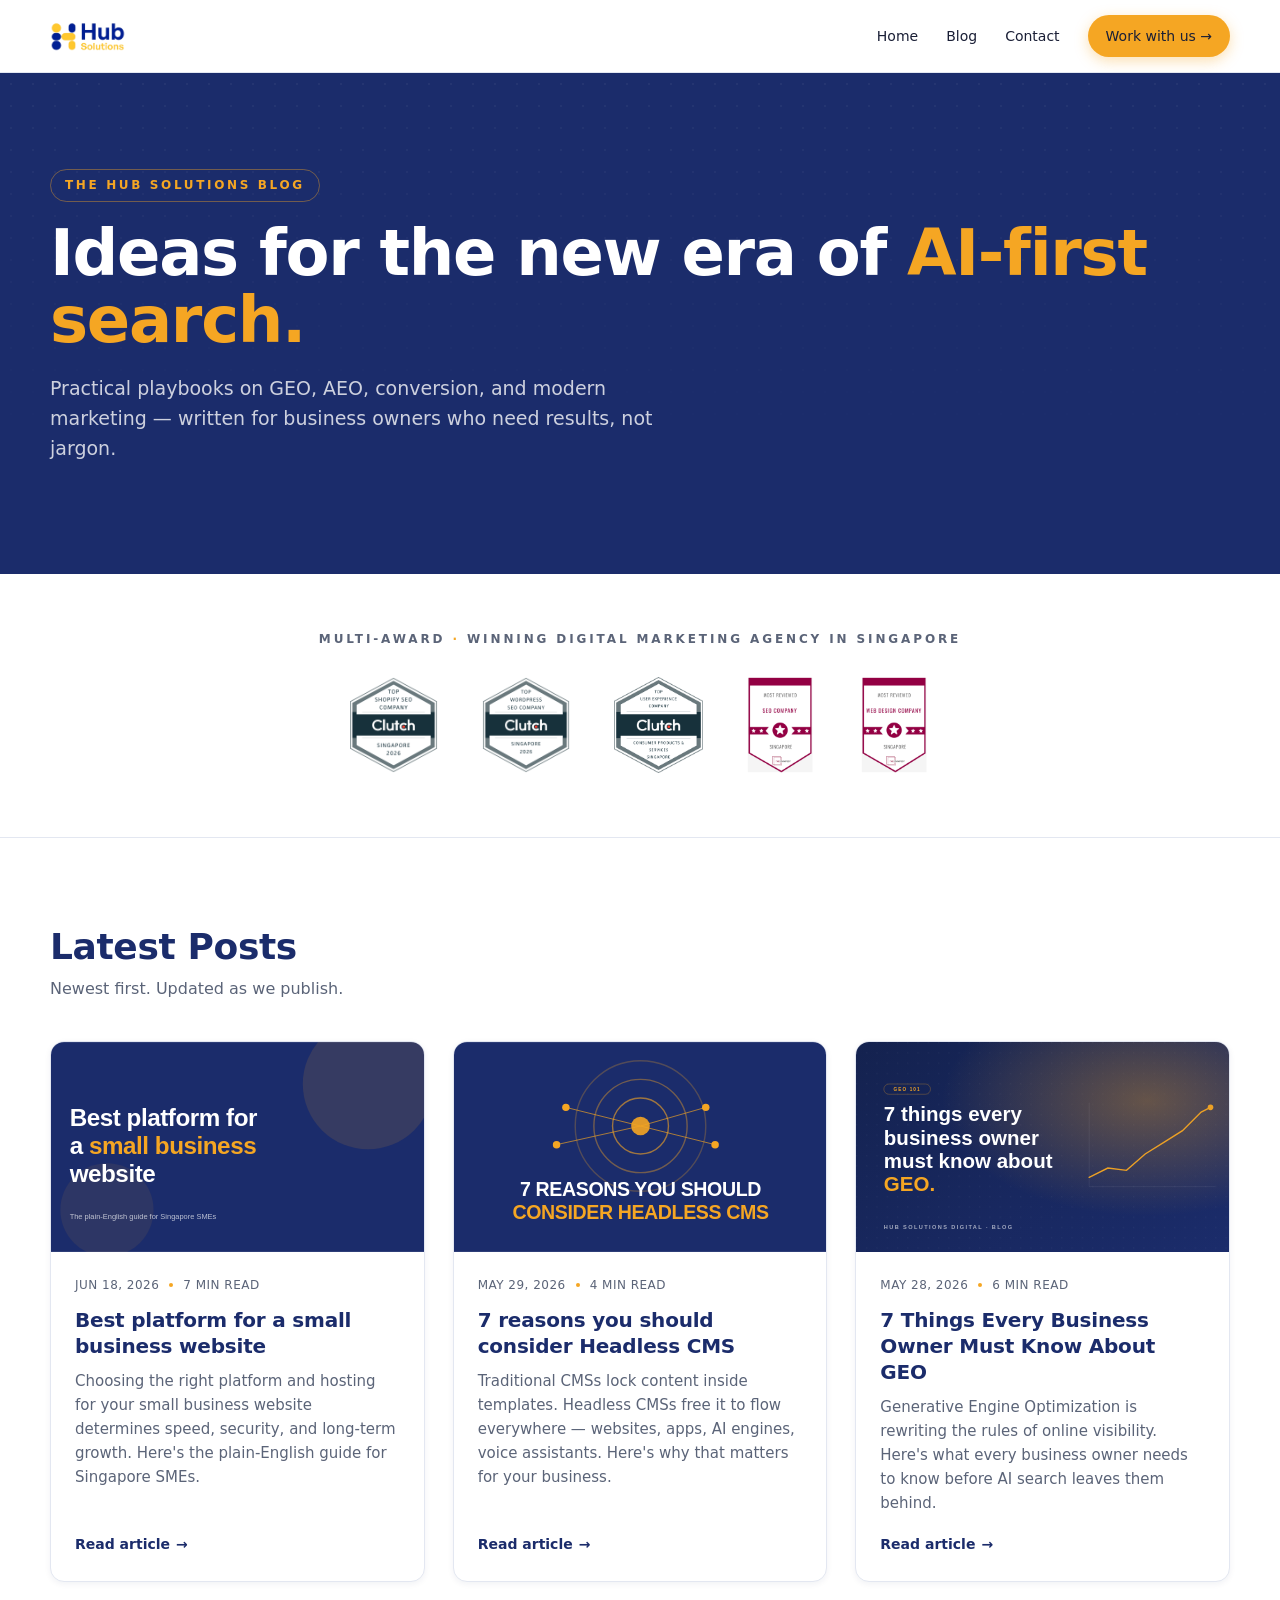
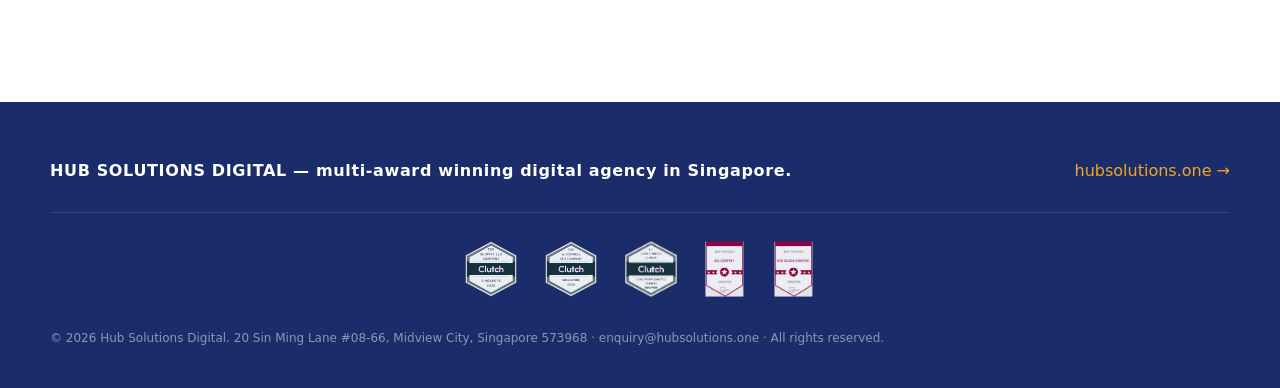
<file: index.html>
<!DOCTYPE html>
<html lang="en">
<head>
  <meta charset="UTF-8" />
  <meta name="viewport" content="width=device-width, initial-scale=1.0" />
  <title>Hub Solutions Digital — Blog</title>
  <meta name="description" content="Practical insights on GEO, AEO, AI search, and modern digital marketing — from the team at Hub Solutions Digital." />
  <link rel="canonical" href="https://hubsolutions.one/blog/" />

  <!-- Open Graph -->
  <meta property="og:type" content="website" />
  <meta property="og:title" content="Hub Solutions Digital — Blog" />
  <meta property="og:description" content="Practical insights on GEO, AEO, AI search, and modern digital marketing." />
  <meta property="og:url" content="https://hubsolutions.one/blog/" />
  <meta property="og:image" content="https://hubsolutions.one/blog/images/geo-thumb.svg" />
  <meta name="twitter:card" content="summary_large_image" />

  <link rel="preconnect" href="https://api.fontshare.com" crossorigin />
  <link rel="stylesheet" href="https://api.fontshare.com/v2/css?f[]=general-sans@400,500,600,700&display=swap" />
  <link rel="stylesheet" href="styles.css" />
</head>
<body>

  <!-- Header -->
  <header class="site-header">
    <div class="container row">
      <a href="index.html" class="wordmark">
        <img src="images/logo.png" alt="Hub Solutions Digital — multi-award winning digital agency Singapore" class="logo-img" />
      </a>
      <nav class="nav">
        <a href="https://hubsolutions.one">Home</a>
        <a href="index.html">Blog</a>
        <a href="contact.html">Contact</a>
        <a class="btn-amber" href="contact.html">Work with us →</a>
      </nav>
    </div>
  </header>

  <!-- Hero -->
  <section class="home-hero">
    <div class="container">
      <span class="eyebrow fade-up">The Hub Solutions Blog</span>
      <h1 class="fade-up d1">Ideas for the new era of <span class="hl">AI-first search.</span></h1>
      <p class="fade-up d2">Practical playbooks on GEO, AEO, conversion, and modern marketing — written for business owners who need results, not jargon.</p>
    </div>
  </section>

  <!-- Awards strip -->
  <section class="awards-strip">
    <div class="container">
      <div class="label">Multi-award <span>·</span> winning digital marketing agency in Singapore</div>
      <div class="awards-grid">
        <img src="images/award-clutch-shopify-seo.png" alt="Top Clutch Shopify SEO Company Singapore" loading="lazy" />
        <img src="images/award-clutch-wordpress-seo.png" alt="Top Clutch WordPress SEO Company Singapore" loading="lazy" />
        <img src="images/award-clutch-ux.png" alt="Top Clutch User Experience Company Singapore" loading="lazy" />
        <img src="images/award-manifest-seo.png" alt="The Manifest Most Reviewed SEO Company Singapore" loading="lazy" />
        <img src="images/award-web-design.png" alt="Top Web Design Company Singapore 2025" loading="lazy" />
      </div>
    </div>
  </section>

  <!-- Posts -->
  <section class="posts-section">
    <div class="container">
      <div class="posts-head fade-up">
        <div>
          <h2>Latest Posts</h2>
          <p>Newest first. Updated as we publish.</p>
        </div>
      </div>
      <div id="post-grid" class="post-grid">
        <div class="post-empty">Loading posts…</div>
      </div>
    </div>
  </section>

  <!-- Footer -->
  <footer class="site-footer">
    <div class="container row">
      <div class="brand-line">HUB SOLUTIONS DIGITAL — multi-award winning digital agency in Singapore.</div>
      <div><a href="https://hubsolutions.one">hubsolutions.one →</a></div>
    </div>
    <div class="container">
      <div class="footer-awards">
        <img src="images/award-clutch-shopify-seo.png" alt="Clutch — Top Shopify SEO Company Singapore" loading="lazy" />
        <img src="images/award-clutch-wordpress-seo.png" alt="Clutch — Top WordPress SEO Company Singapore" loading="lazy" />
        <img src="images/award-clutch-ux.png" alt="Clutch — Top UX Company Singapore" loading="lazy" />
        <img src="images/award-manifest-seo.png" alt="The Manifest — Most Reviewed SEO Singapore" loading="lazy" />
        <img src="images/award-web-design.png" alt="Top Web Design Company Singapore 2025" loading="lazy" />
      </div>
      <small>© <span id="year"></span> Hub Solutions Digital. 20 Sin Ming Lane #08-66, Midview City, Singapore 573968 · enquiry@hubsolutions.one · All rights reserved.</small>
    </div>
  </footer>

  <script>
    document.getElementById('year').textContent = new Date().getFullYear();

    // ---------- Render post cards from posts.json ----------
    function formatDate(iso) {
      const d = new Date(iso + 'T00:00:00');
      return d.toLocaleDateString('en-US', { year: 'numeric', month: 'short', day: 'numeric' });
    }

    fetch('posts.json', { cache: 'no-store' })
      .then(r => r.json())
      .then(posts => {
        const grid = document.getElementById('post-grid');
        if (!posts.length) {
          grid.innerHTML = '<div class="post-empty">No posts yet — check back soon.</div>';
          return;
        }
        // newest first
        posts.sort((a, b) => (a.date < b.date ? 1 : -1));
        grid.innerHTML = posts.map(p => `
          <a class="post-card fade-up" href="${p.link}">
            <div class="thumb">
              ${p.thumbnail.endsWith('.svg')
                ? `<object data="${p.thumbnail}" type="image/svg+xml" style="pointer-events:none;width:100%;height:100%"></object>`
                : `<img src="${p.thumbnail}" alt="${p.title}" loading="lazy"/>`
              }
            </div>
            <div class="body">
              <div class="meta">
                <span>${formatDate(p.date)}</span>
                <span class="dot"></span>
                <span>${p.readingTime || ''}</span>
              </div>
              <h3>${p.title}</h3>
              <p>${p.excerpt}</p>
              <span class="read-more">Read article</span>
            </div>
          </a>
        `).join('');
        observeFadeUps();
      })
      .catch(err => {
        document.getElementById('post-grid').innerHTML =
          '<div class="post-empty">Could not load posts. Serve via a local server (or deploy to Vercel) so the browser can fetch posts.json.</div>';
        console.error(err);
      });

    // ---------- Scroll-in animation ----------
    function observeFadeUps() {
      const els = document.querySelectorAll('.fade-up');
      const io = new IntersectionObserver((entries) => {
        entries.forEach(e => {
          if (e.isIntersecting) { e.target.classList.add('in-view'); io.unobserve(e.target); }
        });
      }, { threshold: 0.12 });
      els.forEach(el => io.observe(el));
    }
    observeFadeUps();
  </script>
</body>
</html>
</file>
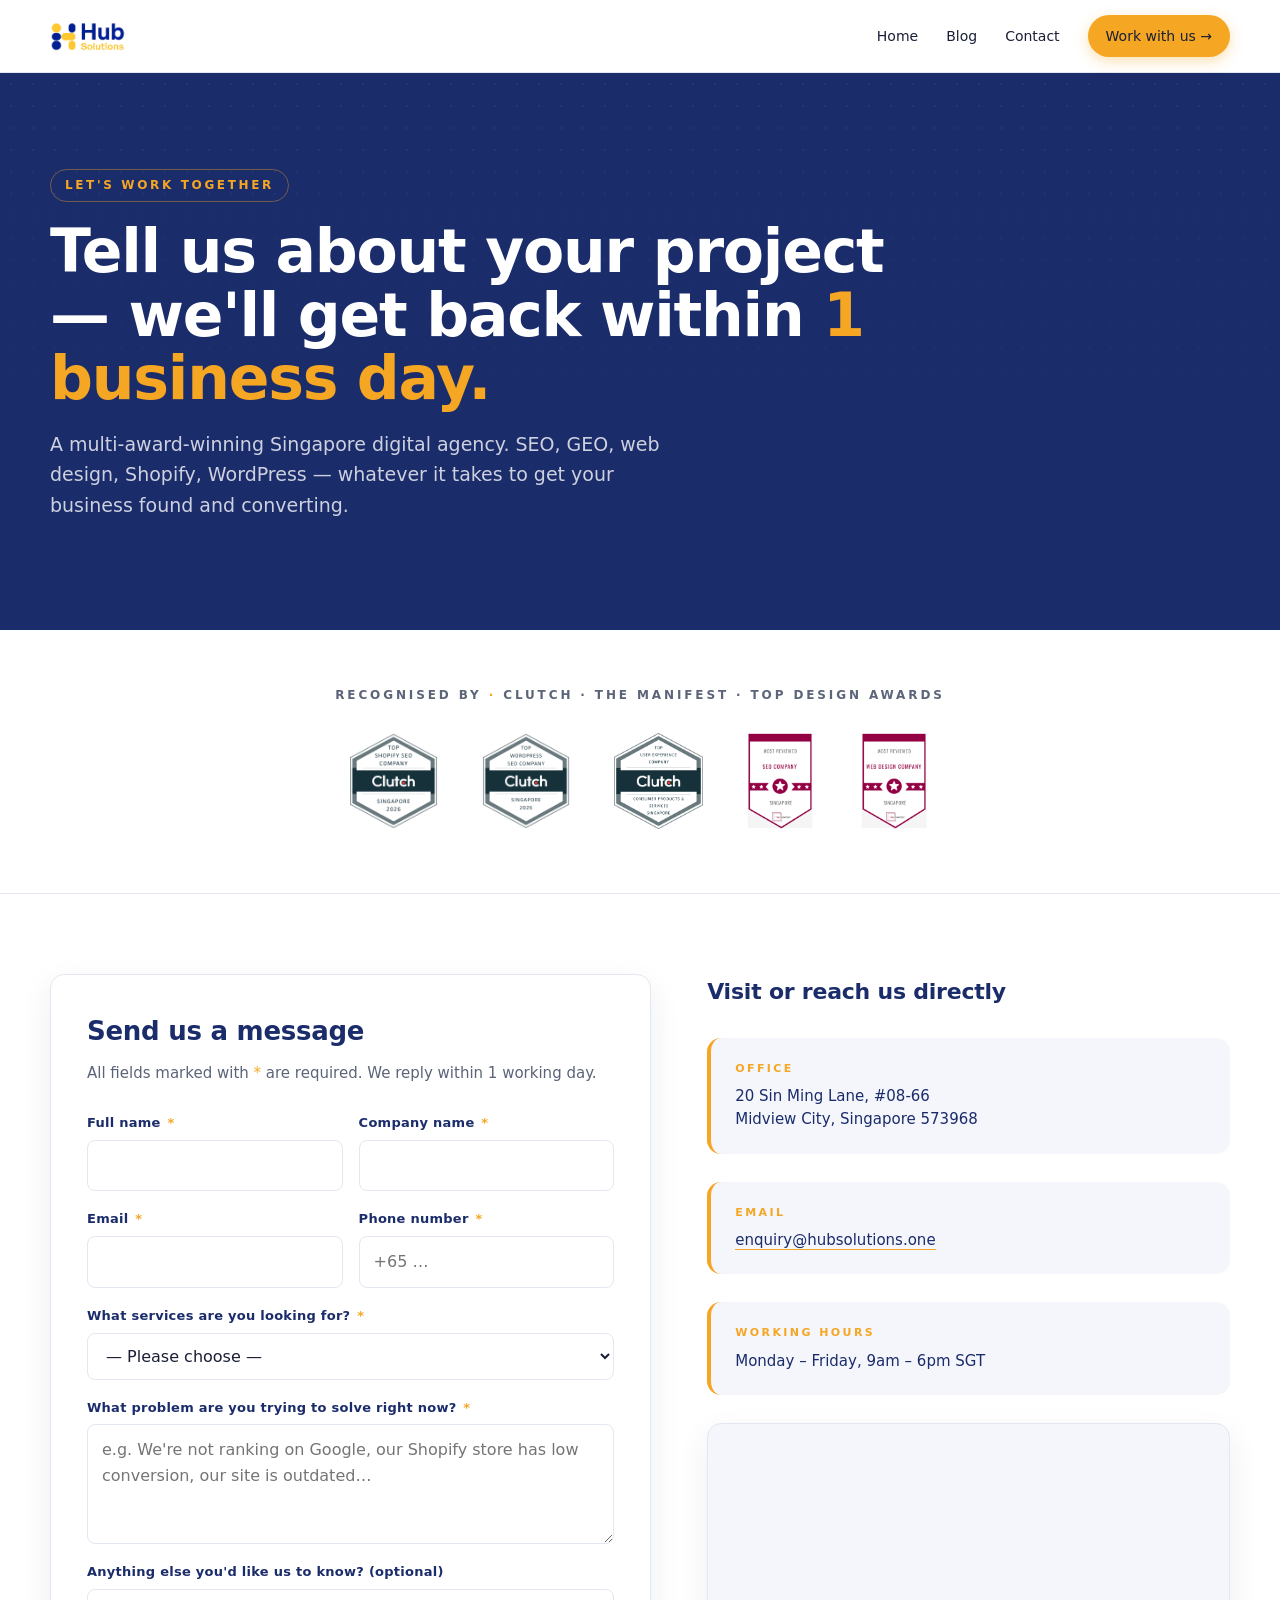
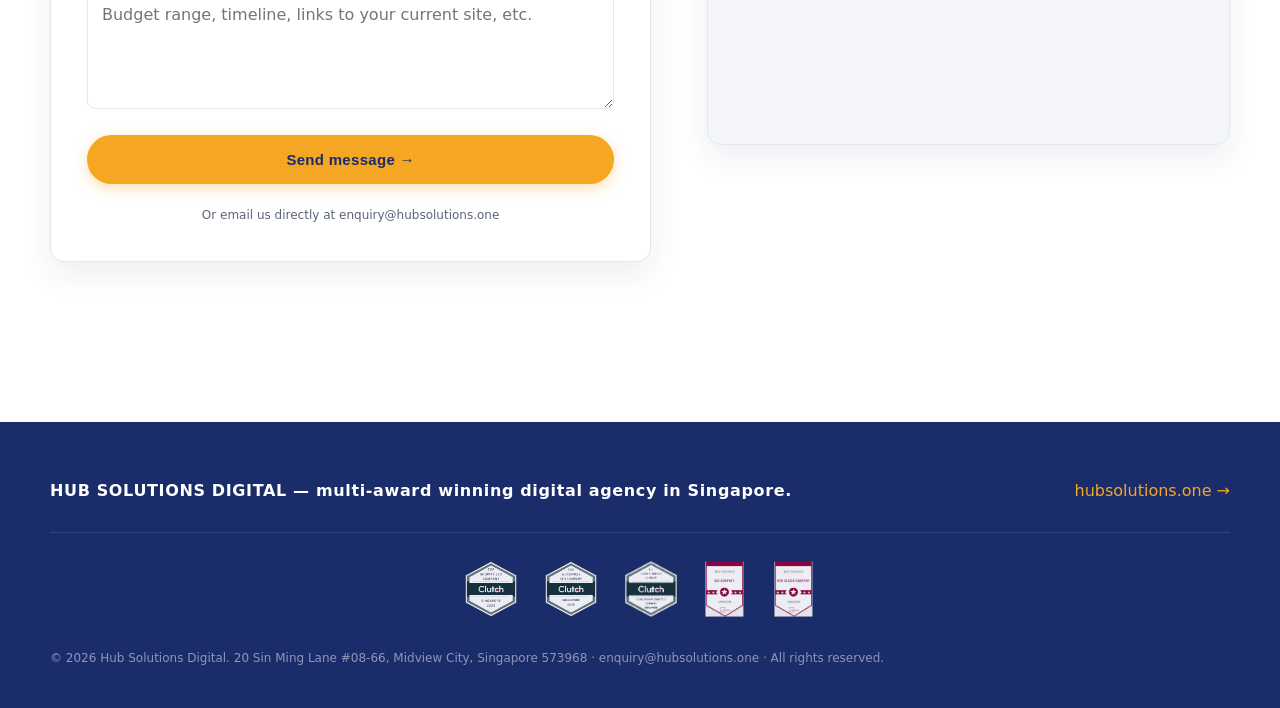
<file: contact.html>
<!DOCTYPE html>
<html lang="en">
<head>
  <meta charset="UTF-8" />
  <meta name="viewport" content="width=device-width, initial-scale=1.0" />

  <!-- SEO -->
  <title>Contact Hub Solutions Digital — Multi-Award-Winning Digital Agency in Singapore</title>
  <meta name="description" content="Work with Hub Solutions Digital — a multi-award-winning digital marketing agency in Singapore. Get in touch for SEO, GEO, web design, Shopify, and WordPress projects." />
  <link rel="canonical" href="https://hubsolutions.one/blog/contact.html" />

  <!-- Open Graph -->
  <meta property="og:type" content="website" />
  <meta property="og:title" content="Contact Hub Solutions Digital — Award-winning digital agency Singapore" />
  <meta property="og:description" content="Work with a multi-award-winning Singapore digital agency for SEO, GEO, web design, and Shopify/WordPress work." />
  <meta property="og:url" content="https://hubsolutions.one/blog/contact.html" />
  <meta property="og:image" content="https://hubsolutions.one/blog/images/logo.png" />
  <meta name="twitter:card" content="summary_large_image" />

  <!-- JSON-LD: LocalBusiness -->
  <script type="application/ld+json">
  {
    "@context": "https://schema.org",
    "@type": "ProfessionalService",
    "name": "Hub Solutions Digital",
    "image": "https://hubsolutions.one/blog/images/logo.png",
    "url": "https://hubsolutions.one",
    "telephone": "",
    "email": "enquiry@hubsolutions.one",
    "address": {
      "@type": "PostalAddress",
      "streetAddress": "20 Sin Ming Lane, #08-66 Midview City",
      "addressLocality": "Singapore",
      "postalCode": "573968",
      "addressCountry": "SG"
    },
    "areaServed": "SG",
    "award": [
      "Top Clutch Shopify SEO Company Singapore",
      "Top Clutch WordPress SEO Company Singapore",
      "Top Clutch User Experience Company Singapore",
      "The Manifest Most Reviewed SEO Company Singapore",
      "Top Web Design Company Singapore 2025"
    ]
  }
  </script>

  <link rel="preconnect" href="https://api.fontshare.com" crossorigin />
  <link rel="stylesheet" href="https://api.fontshare.com/v2/css?f[]=general-sans@400,500,600,700&display=swap" />
  <link rel="stylesheet" href="styles.css" />
</head>
<body>

  <!-- Header -->
  <header class="site-header">
    <div class="container row">
      <a href="index.html" class="wordmark">
        <img src="images/logo.png" alt="Hub Solutions Digital — multi-award winning digital agency Singapore" class="logo-img" />
      </a>
      <nav class="nav">
        <a href="https://hubsolutions.one">Home</a>
        <a href="index.html">Blog</a>
        <a href="contact.html">Contact</a>
        <a class="btn-amber" href="contact.html">Work with us →</a>
      </nav>
    </div>
  </header>

  <!-- Hero -->
  <section class="contact-hero">
    <div class="container">
      <span class="eyebrow fade-up">Let's work together</span>
      <h1 class="fade-up d1">Tell us about your project — we'll get back within <span class="hl">1 business day.</span></h1>
      <p class="fade-up d2">A multi-award-winning Singapore digital agency. SEO, GEO, web design, Shopify, WordPress — whatever it takes to get your business found and converting.</p>
    </div>
  </section>

  <!-- Awards strip -->
  <section class="awards-strip">
    <div class="container">
      <div class="label">Recognised by <span>·</span> Clutch · The Manifest · Top Design Awards</div>
      <div class="awards-grid">
        <img src="images/award-clutch-shopify-seo.png" alt="Top Clutch Shopify SEO Company Singapore" loading="lazy" />
        <img src="images/award-clutch-wordpress-seo.png" alt="Top Clutch WordPress SEO Company Singapore" loading="lazy" />
        <img src="images/award-clutch-ux.png" alt="Top Clutch User Experience Company Singapore" loading="lazy" />
        <img src="images/award-manifest-seo.png" alt="The Manifest Most Reviewed SEO Company Singapore" loading="lazy" />
        <img src="images/award-web-design.png" alt="Top Web Design Company Singapore 2025" loading="lazy" />
      </div>
    </div>
  </section>

  <!-- Contact form + info -->
  <section class="contact-section">
    <div class="container">
      <div class="contact-grid">

        <!-- LEFT: Form -->
        <div class="contact-form-card fade-up">
          <h2>Send us a message</h2>
          <p class="lead">All fields marked with <span style="color:#F5A623">*</span> are required. We reply within 1 working day.</p>

          <!--
            FORM HANDLING — IMPORTANT:
            This form currently POSTs to a placeholder. To make it actually
            deliver to enquiry@hubsolutions.one, do ONE of the following:

            Option A — Formspree (recommended, ~2 min setup):
              1. Sign up free at https://formspree.io
              2. Create a new form, set its destination to enquiry@hubsolutions.one
              3. Copy the form's endpoint URL (looks like https://formspree.io/f/xxxxxxxx)
              4. Replace YOUR_FORMSPREE_ENDPOINT below

            Option B — Web3Forms (no signup needed, free):
              1. Go to https://web3forms.com
              2. Get an access key for enquiry@hubsolutions.one
              3. Change form action to https://api.web3forms.com/submit
              4. Add <input type="hidden" name="access_key" value="YOUR_KEY">

            Option C — Vercel serverless function (most control):
              Build /api/contact.js — see README for the snippet.
          -->
          <form
            class="contact-form"
            id="contactForm"
            action="https://formspree.io/f/YOUR_FORMSPREE_ENDPOINT"
            method="POST">
            <div class="field-row">
              <div class="field">
                <label for="name">Full name <span class="req">*</span></label>
                <input type="text" id="name" name="name" required autocomplete="name" />
              </div>
              <div class="field">
                <label for="company">Company name <span class="req">*</span></label>
                <input type="text" id="company" name="company" required autocomplete="organization" />
              </div>
            </div>

            <div class="field-row">
              <div class="field">
                <label for="email">Email <span class="req">*</span></label>
                <input type="email" id="email" name="email" required autocomplete="email" />
              </div>
              <div class="field">
                <label for="phone">Phone number <span class="req">*</span></label>
                <input type="tel" id="phone" name="phone" required autocomplete="tel" placeholder="+65 …" />
              </div>
            </div>

            <div class="field">
              <label for="services">What services are you looking for? <span class="req">*</span></label>
              <select id="services" name="services" required>
                <option value="">— Please choose —</option>
                <option>SEO</option>
                <option>GEO (Generative Engine Optimization)</option>
                <option>Web design / development</option>
                <option>Shopify SEO / store build</option>
                <option>WordPress SEO / site build</option>
                <option>UX / UI design</option>
                <option>Content / blog strategy</option>
                <option>Not sure yet — please advise</option>
              </select>
            </div>

            <div class="field">
              <label for="issue">What problem are you trying to solve right now? <span class="req">*</span></label>
              <textarea id="issue" name="issue" required placeholder="e.g. We're not ranking on Google, our Shopify store has low conversion, our site is outdated…"></textarea>
            </div>

            <div class="field">
              <label for="message">Anything else you'd like us to know? (optional)</label>
              <textarea id="message" name="message" placeholder="Budget range, timeline, links to your current site, etc."></textarea>
            </div>

            <!-- Honeypot field — bots fill it, humans don't see it -->
            <input type="text" name="_gotcha" style="display:none" tabindex="-1" autocomplete="off" />
            <!-- Customize the Formspree subject line -->
            <input type="hidden" name="_subject" value="New enquiry from blog.hubsolutions.one" />

            <div class="form-status" id="formStatus"></div>

            <button type="submit">Send message →</button>
            <div class="form-note">Or email us directly at <a href="mailto:enquiry@hubsolutions.one">enquiry@hubsolutions.one</a></div>
          </form>
        </div>

        <!-- RIGHT: Contact info + map -->
        <div class="contact-info fade-up d1">
          <h2>Visit or reach us directly</h2>

          <div class="info-block">
            <div class="lbl">Office</div>
            <div class="val">
              20 Sin Ming Lane, #08-66<br/>
              Midview City, Singapore 573968
            </div>
          </div>

          <div class="info-block">
            <div class="lbl">Email</div>
            <div class="val">
              <a href="mailto:enquiry@hubsolutions.one">enquiry@hubsolutions.one</a>
            </div>
          </div>

          <div class="info-block">
            <div class="lbl">Working hours</div>
            <div class="val">Monday – Friday, 9am – 6pm SGT</div>
          </div>

          <div class="map-card">
            <iframe
              title="Hub Solutions Digital — Midview City, Singapore"
              src="https://maps.google.com/maps?q=20%20Sin%20Ming%20Lane%20%2308-66%20Midview%20City%20Singapore%20573968&output=embed"
              loading="lazy"
              referrerpolicy="no-referrer-when-downgrade"
              allowfullscreen></iframe>
          </div>
        </div>

      </div>
    </div>
  </section>

  <!-- Footer -->
  <footer class="site-footer">
    <div class="container row">
      <div class="brand-line">HUB SOLUTIONS DIGITAL — multi-award winning digital agency in Singapore.</div>
      <div><a href="https://hubsolutions.one">hubsolutions.one →</a></div>
    </div>
    <div class="container">
      <div class="footer-awards">
        <img src="images/award-clutch-shopify-seo.png" alt="Clutch — Top Shopify SEO Company Singapore" loading="lazy" />
        <img src="images/award-clutch-wordpress-seo.png" alt="Clutch — Top WordPress SEO Company Singapore" loading="lazy" />
        <img src="images/award-clutch-ux.png" alt="Clutch — Top UX Company Singapore" loading="lazy" />
        <img src="images/award-manifest-seo.png" alt="The Manifest — Most Reviewed SEO Singapore" loading="lazy" />
        <img src="images/award-web-design.png" alt="Top Web Design Company Singapore 2025" loading="lazy" />
      </div>
      <small>© <span id="year"></span> Hub Solutions Digital. 20 Sin Ming Lane #08-66, Midview City, Singapore 573968 · enquiry@hubsolutions.one · All rights reserved.</small>
    </div>
  </footer>

  <script>
    document.getElementById('year').textContent = new Date().getFullYear();

    // Scroll-in animation
    const io = new IntersectionObserver((entries) => {
      entries.forEach(e => { if (e.isIntersecting) { e.target.classList.add('in-view'); io.unobserve(e.target); } });
    }, { threshold: 0.12 });
    document.querySelectorAll('.fade-up').forEach(el => io.observe(el));

    // Form submit — uses fetch so we can show a success state without leaving the page.
    // Works with Formspree (and Web3Forms) out of the box.
    const form = document.getElementById('contactForm');
    const status = document.getElementById('formStatus');
    form.addEventListener('submit', async (e) => {
      // If the action is still the placeholder, fall back to a mailto so it still works.
      if (form.action.includes('YOUR_FORMSPREE_ENDPOINT')) {
        e.preventDefault();
        const data = new FormData(form);
        const body = [...data.entries()]
          .filter(([k]) => !k.startsWith('_'))
          .map(([k, v]) => `${k}: ${v}`)
          .join('\n');
        location.href = `mailto:enquiry@hubsolutions.one?subject=${encodeURIComponent('New enquiry from blog.hubsolutions.one')}&body=${encodeURIComponent(body)}`;
        return;
      }

      e.preventDefault();
      status.className = 'form-status';
      status.textContent = '';
      try {
        const res = await fetch(form.action, {
          method: 'POST',
          body: new FormData(form),
          headers: { Accept: 'application/json' }
        });
        if (res.ok) {
          status.className = 'form-status success';
          status.textContent = '✅ Thanks! Your message is in — we\'ll reply within 1 working day.';
          form.reset();
        } else {
          throw new Error('Submission failed');
        }
      } catch (err) {
        status.className = 'form-status error';
        status.innerHTML = '❌ Something went wrong. Please email us directly at <a href="mailto:enquiry@hubsolutions.one">enquiry@hubsolutions.one</a>.';
      }
    });
  </script>
</body>
</html>
</file>
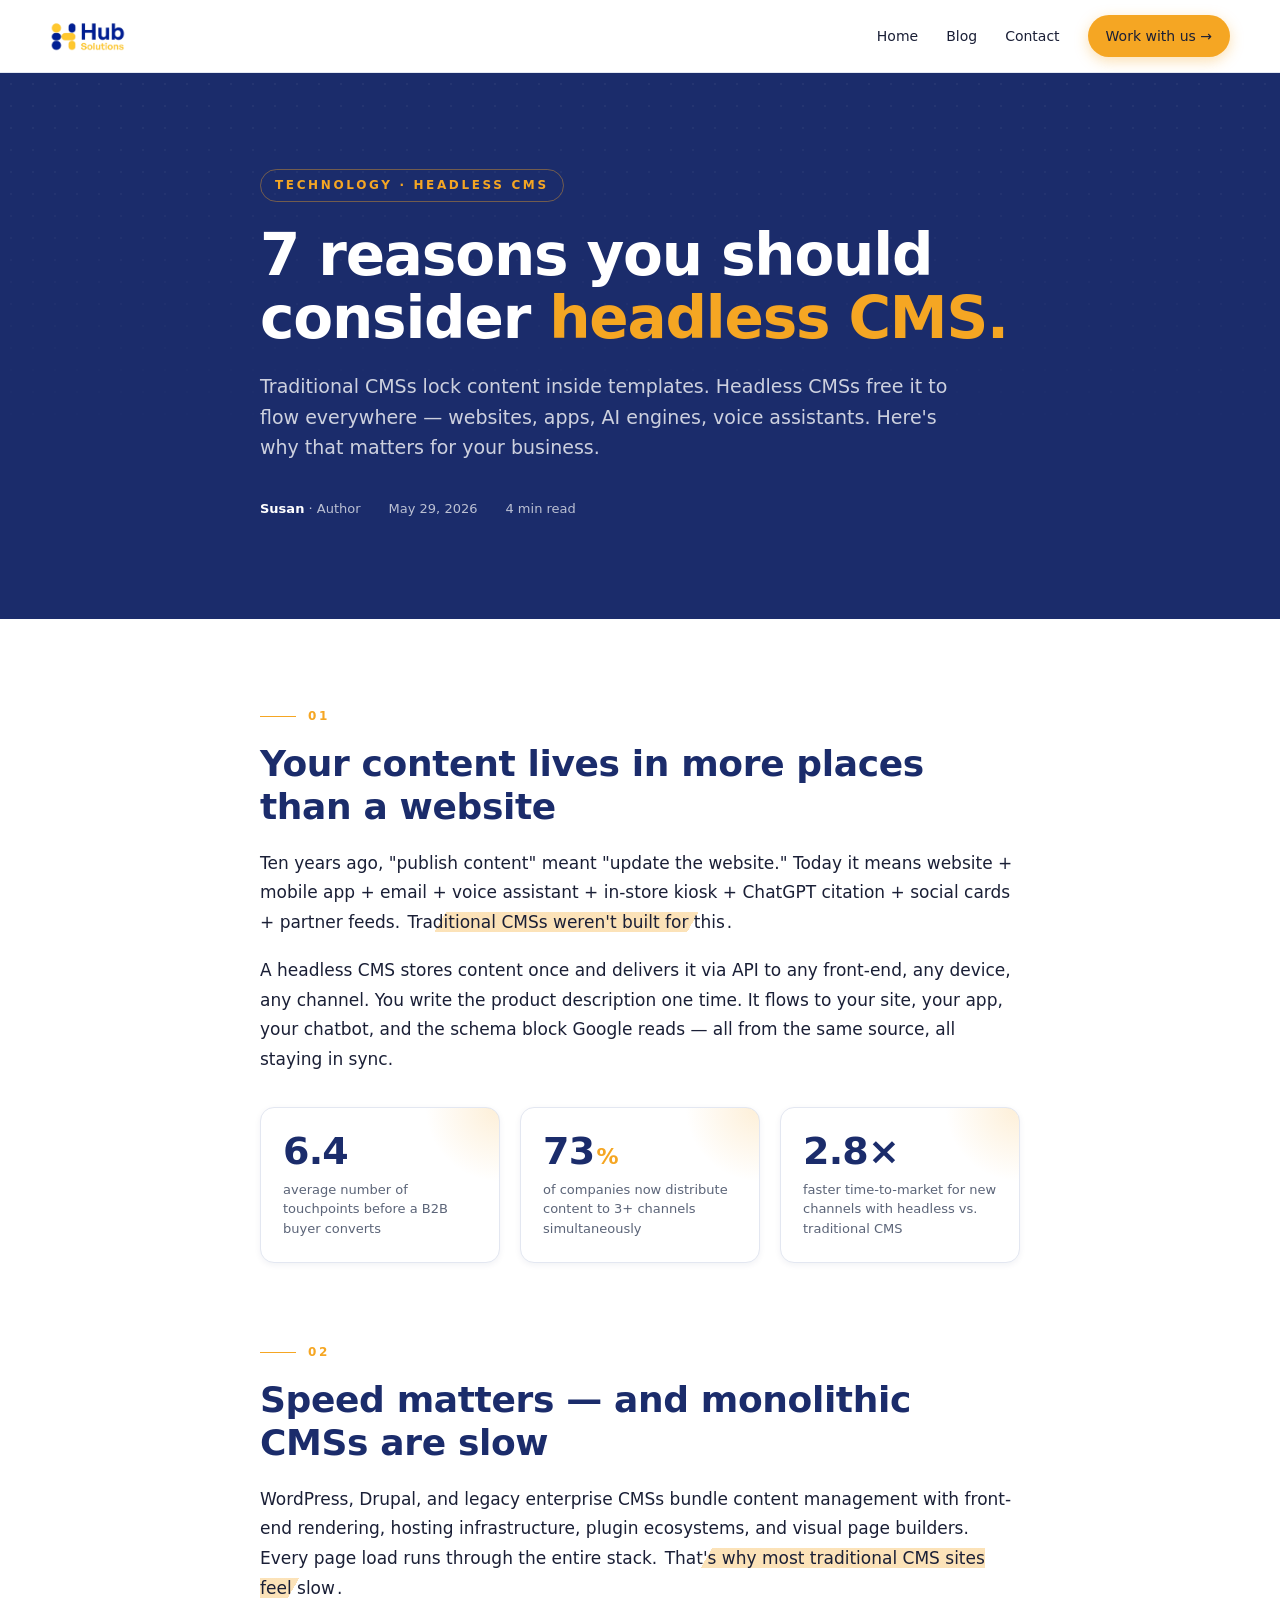
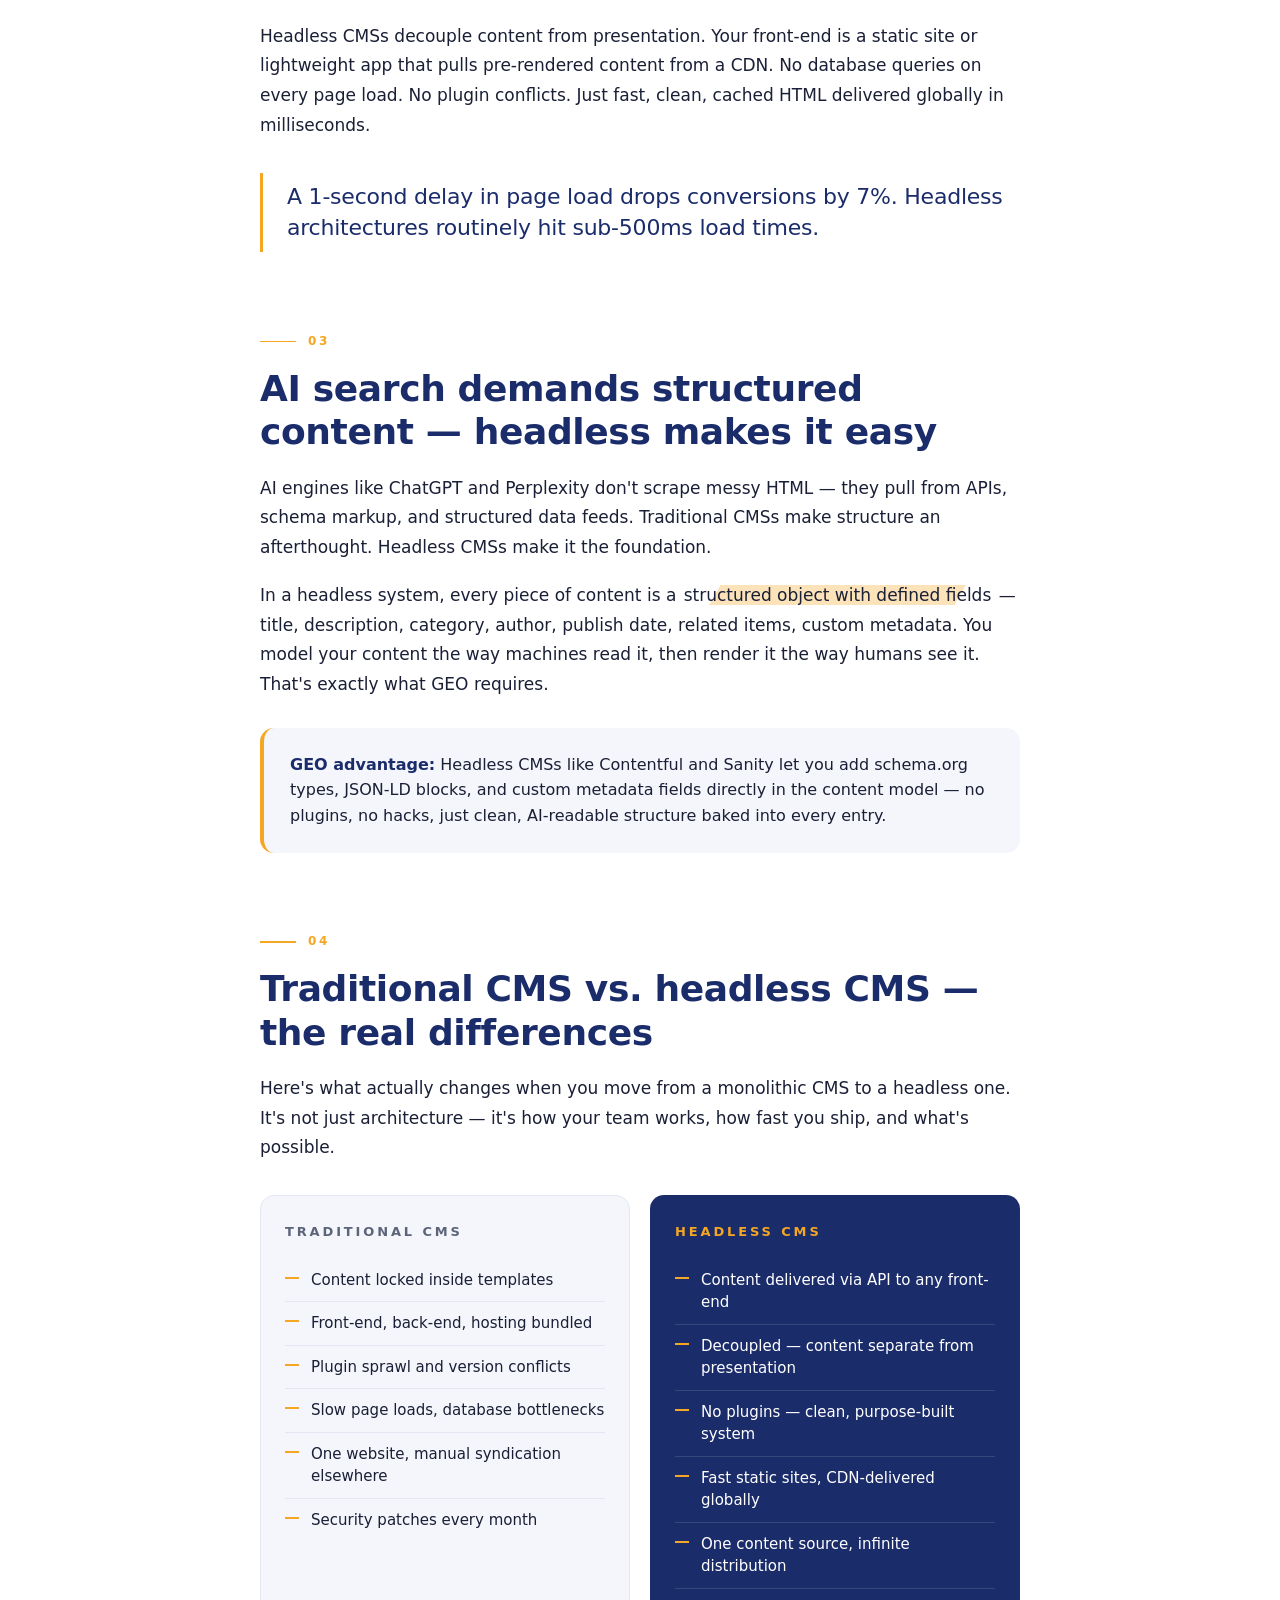
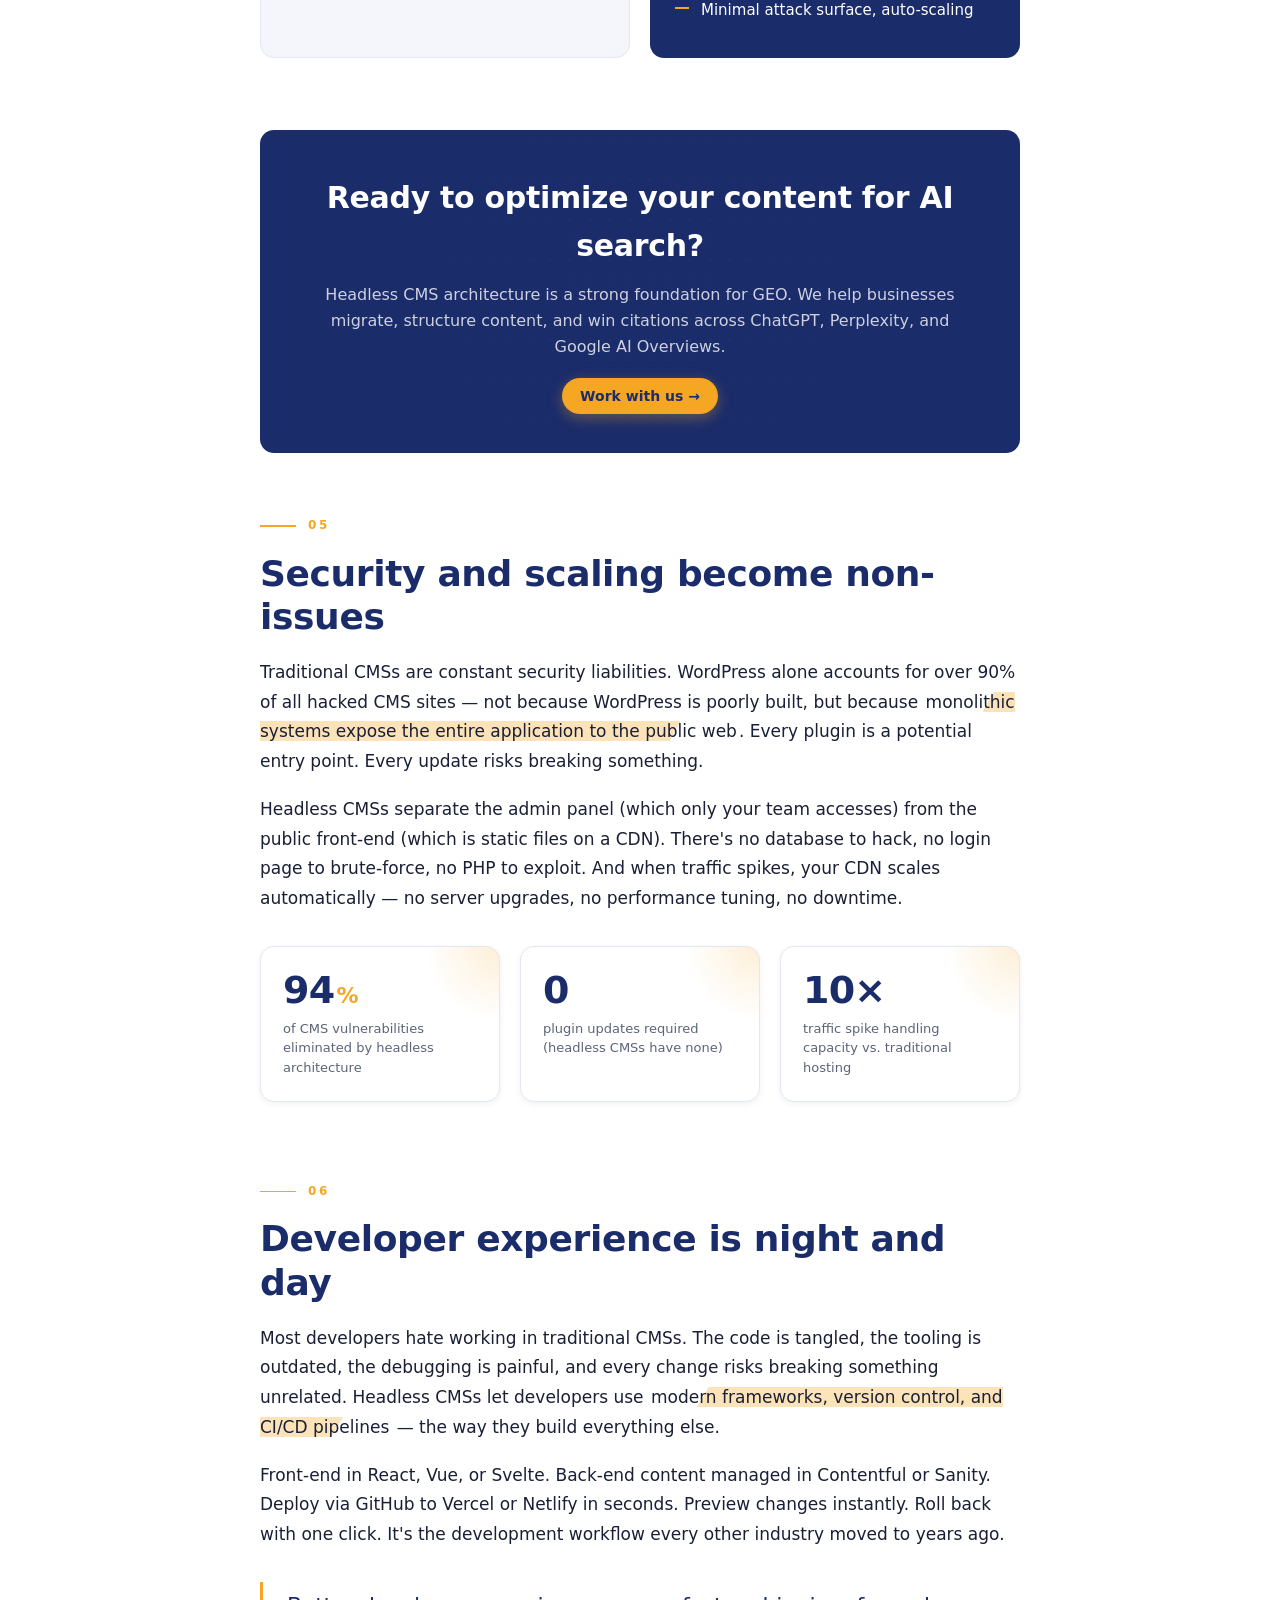
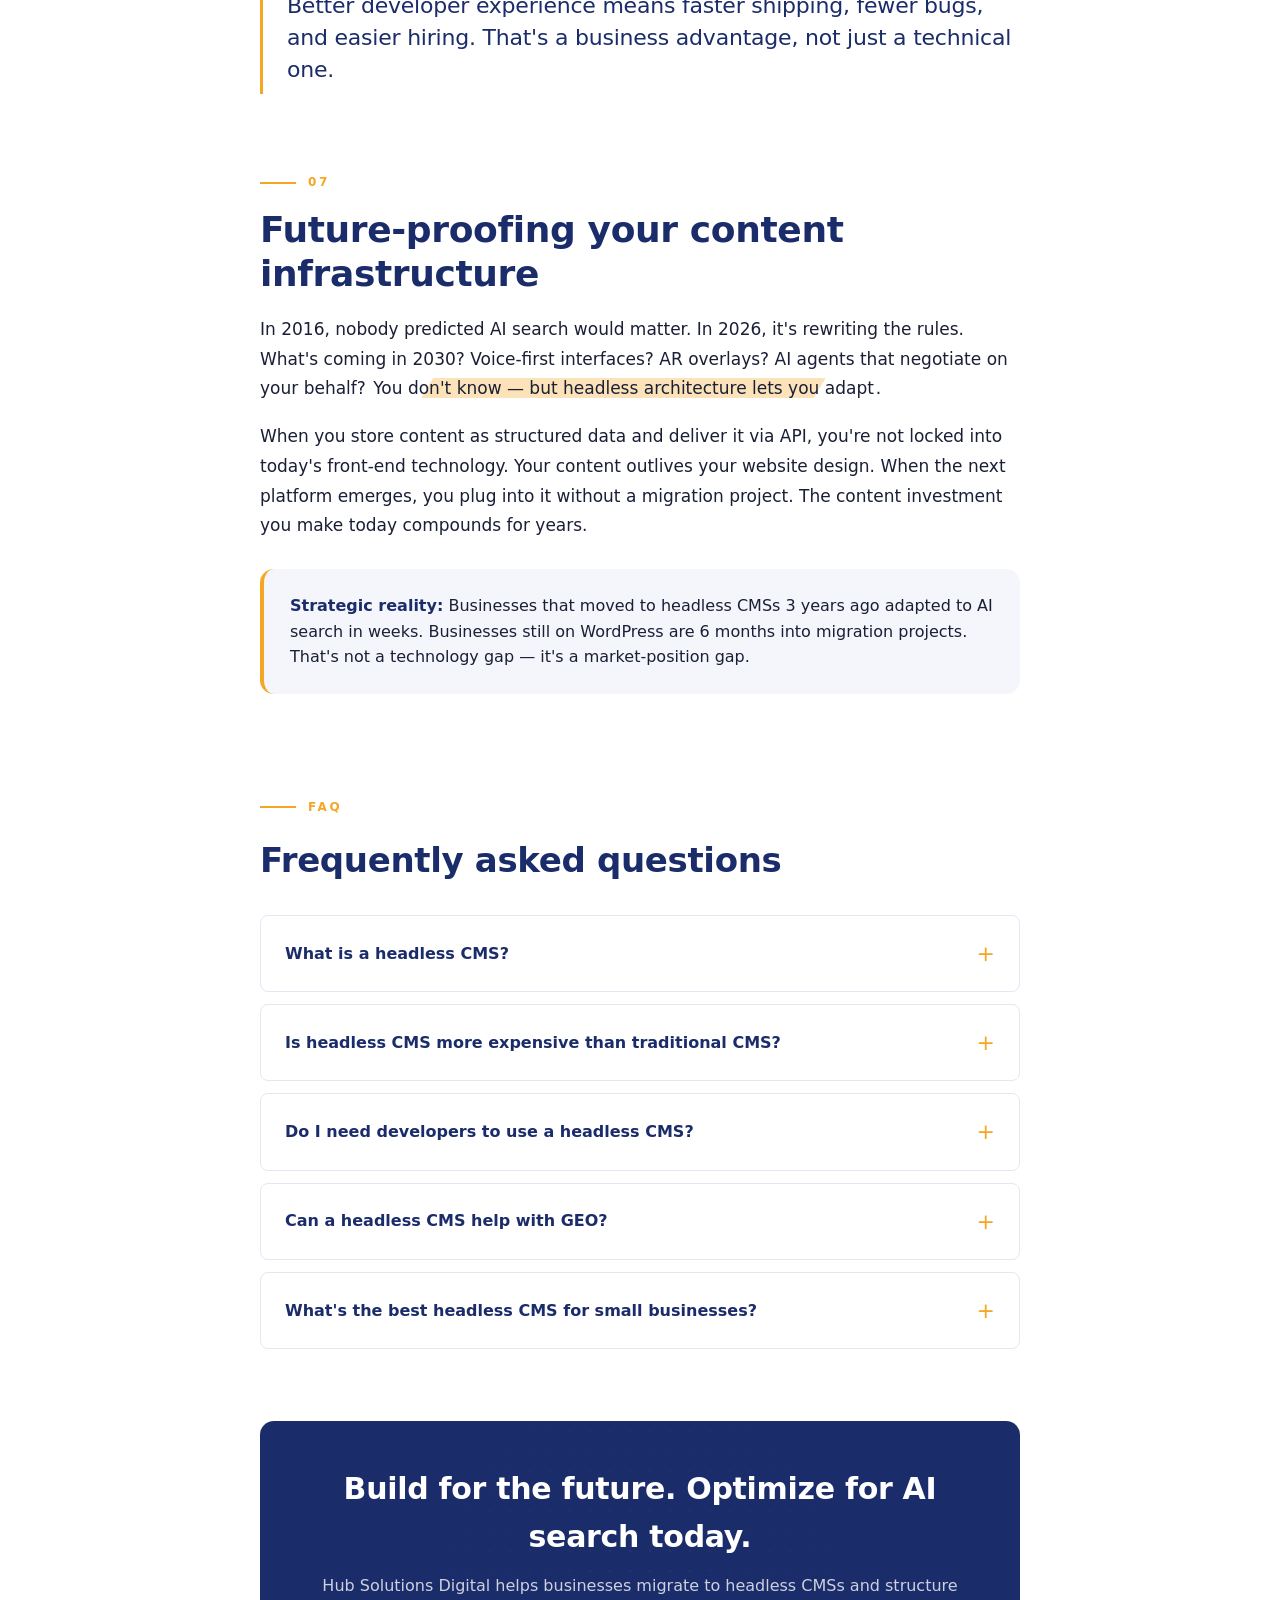
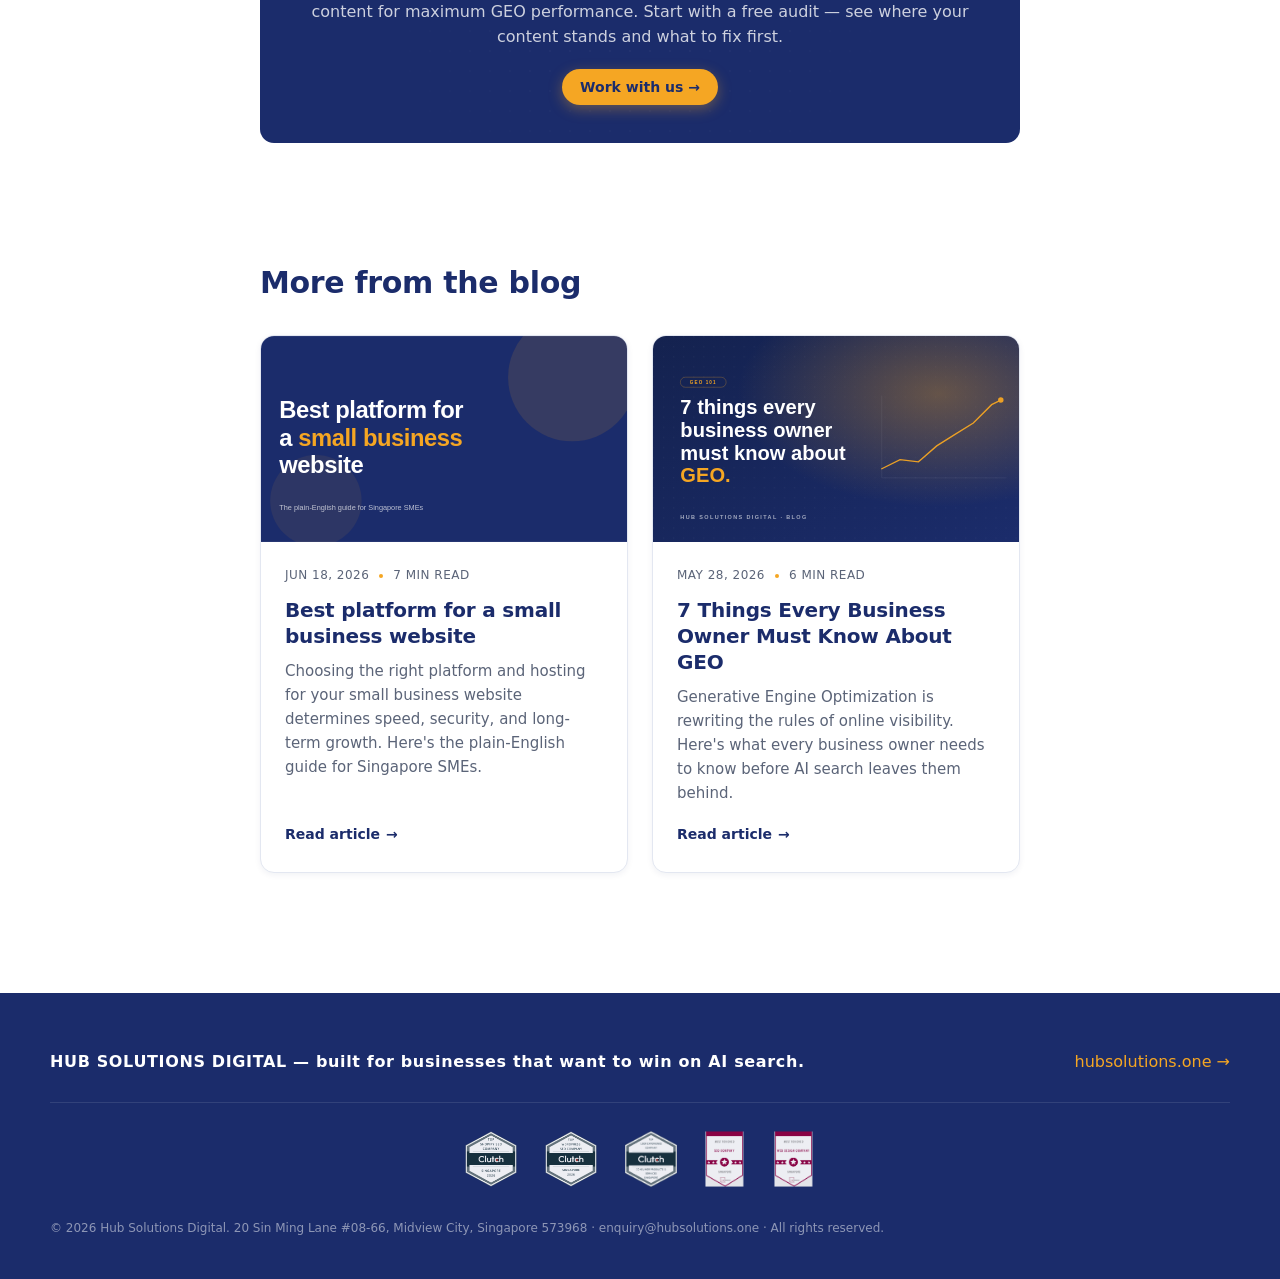
<file: posts/7-reasons-you-should-consider-headless-cms.html>
<!DOCTYPE html>
<html lang="en">
<head>
  <meta charset="UTF-8" />
  <meta name="viewport" content="width=device-width, initial-scale=1.0" />

  <!-- SEO -->
  <title>7 Reasons You Should Consider Headless CMS — Hub Solutions Digital</title>
  <meta name="description" content="Traditional CMSs lock content inside templates. Headless CMSs free it to flow everywhere — websites, apps, AI engines, voice assistants. Here's why that matters for your business." />
  <link rel="canonical" href="https://hubsolutions.one/blog/posts/7-reasons-you-should-consider-headless-cms.html" />

  <!-- Open Graph -->
  <meta property="og:type" content="article" />
  <meta property="og:title" content="7 Reasons You Should Consider Headless CMS" />
  <meta property="og:description" content="Traditional CMSs lock content inside templates. Headless CMSs free it to flow everywhere — websites, apps, AI engines, voice assistants. Here's why that matters for your business." />
  <meta property="og:url" content="https://hubsolutions.one/blog/posts/7-reasons-you-should-consider-headless-cms.html" />
  <meta property="og:image" content="https://hubsolutions.one/blog/images/headless-cms-thumb.svg" />
  <meta property="article:published_time" content="2026-05-29" />
  <meta property="article:author" content="Susan" />
  <meta name="twitter:card" content="summary_large_image" />

  <!-- JSON-LD: Article -->
  <script type="application/ld+json">
  {
    "@context": "https://schema.org",
    "@type": "Article",
    "headline": "7 Reasons You Should Consider Headless CMS",
    "description": "Traditional CMSs lock content inside templates. Headless CMSs free it to flow everywhere — websites, apps, AI engines, voice assistants. Here's why that matters for your business.",
    "image": "https://hubsolutions.one/blog/images/headless-cms-thumb.svg",
    "datePublished": "2026-05-29",
    "author": { "@type": "Person", "name": "Susan" },
    "publisher": {
      "@type": "Organization",
      "name": "Hub Solutions Digital",
      "url": "https://hubsolutions.one"
    },
    "mainEntityOfPage": "https://hubsolutions.one/blog/posts/7-reasons-you-should-consider-headless-cms.html"
  }
  </script>

  <!-- JSON-LD: FAQPage -->
  <script type="application/ld+json">
  {
    "@context": "https://schema.org",
    "@type": "FAQPage",
    "mainEntity": [
      {
        "@type": "Question",
        "name": "What is a headless CMS?",
        "acceptedAnswer": { "@type": "Answer", "text": "A headless CMS is a content management system that stores and delivers content via API without a built-in front-end presentation layer. You create content once and use APIs to display it anywhere — websites, apps, kiosks, AI assistants — without being locked into a specific template or design system." }
      },
      {
        "@type": "Question",
        "name": "Is headless CMS more expensive than traditional CMS?",
        "acceptedAnswer": { "@type": "Answer", "text": "Not necessarily. While enterprise headless platforms can be costly, many modern headless CMSs (like Contentful, Sanity, Strapi) offer generous free tiers and scale pricing. Total cost of ownership is often lower because you eliminate plugin sprawl, reduce maintenance overhead, and deploy faster across channels." }
      },
      {
        "@type": "Question",
        "name": "Do I need developers to use a headless CMS?",
        "acceptedAnswer": { "@type": "Answer", "text": "For initial setup and front-end builds, yes. But once the system is configured, content editors use visual interfaces similar to traditional CMSs — often simpler and cleaner. The developer investment happens upfront and pays dividends in speed, flexibility, and reduced long-term maintenance." }
      },
      {
        "@type": "Question",
        "name": "Can a headless CMS help with GEO?",
        "acceptedAnswer": { "@type": "Answer", "text": "Absolutely. Headless CMSs make it easy to structure content with schema, add metadata, and serve clean JSON that AI engines can parse reliably. Many headless platforms include built-in schema.org fields, custom metadata models, and API endpoints optimized for machine readers — all critical for GEO." }
      },
      {
        "@type": "Question",
        "name": "What's the best headless CMS for small businesses?",
        "acceptedAnswer": { "@type": "Answer", "text": "Contentful, Sanity, and Strapi are popular choices. Contentful has the most polished interface and strong free tier. Sanity offers real-time collaboration and flexible content modeling. Strapi is open-source and self-hostable. The right choice depends on your team's technical comfort and content complexity." }
      }
    ]
  }
  </script>

  <link rel="preconnect" href="https://api.fontshare.com" crossorigin />
  <link rel="stylesheet" href="https://api.fontshare.com/v2/css?f[]=general-sans@400,500,600,700&display=swap" />
  <link rel="stylesheet" href="../styles.css" />
</head>
<body>

  <!-- Header -->
  <header class="site-header">
    <div class="container row">
      <a href="../index.html" class="wordmark">
        <img src="../images/logo.png" alt="Hub Solutions Digital — multi-award winning digital agency Singapore" class="logo-img" />
      </a>
      <nav class="nav">
        <a href="https://hubsolutions.one">Home</a>
        <a href="../index.html">Blog</a>
        <a href="../contact.html">Contact</a>
        <a class="btn-amber" href="../contact.html">Work with us →</a>
      </nav>
    </div>
  </header>

  <!-- Hero -->
  <section class="post-hero">
    <div class="container read">
      <span class="eyebrow fade-up">Technology · Headless CMS</span>
      <h1 class="fade-up d1">7 reasons you should consider <span class="hl">headless CMS.</span></h1>
      <p class="sub fade-up d2">Traditional CMSs lock content inside templates. Headless CMSs free it to flow everywhere — websites, apps, AI engines, voice assistants. Here's why that matters for your business.</p>
      <div class="byline fade-up d3">
        <span><strong>Susan</strong> · Author</span>
        <span>May 29, 2026</span>
        <span>4 min read</span>
      </div>
    </div>
  </section>

  <!-- Body -->
  <article class="post-body">
    <div class="container read">

      <!-- SECTION 01 -->
      <section class="section-block fade-up">
        <div class="section-num"><span class="bar"></span>01</div>
        <h2>Your content lives in more places than a website</h2>
        <p>Ten years ago, "publish content" meant "update the website." Today it means website + mobile app + email + voice assistant + in-store kiosk + ChatGPT citation + social cards + partner feeds. <span class="hl">Traditional CMSs weren't built for this</span>.</p>
        <p>A headless CMS stores content once and delivers it via API to any front-end, any device, any channel. You write the product description one time. It flows to your site, your app, your chatbot, and the schema block Google reads — all from the same source, all staying in sync.</p>

        <div class="stat-grid fade-up">
          <div class="stat-card"><div class="num">6.4</div><div class="label">average number of touchpoints before a B2B buyer converts</div></div>
          <div class="stat-card"><div class="num">73<span class="unit">%</span></div><div class="label">of companies now distribute content to 3+ channels simultaneously</div></div>
          <div class="stat-card"><div class="num">2.8×</div><div class="label">faster time-to-market for new channels with headless vs. traditional CMS</div></div>
        </div>
      </section>

      <!-- SECTION 02 -->
      <section class="section-block fade-up">
        <div class="section-num"><span class="bar"></span>02</div>
        <h2>Speed matters — and monolithic CMSs are slow</h2>
        <p>WordPress, Drupal, and legacy enterprise CMSs bundle content management with front-end rendering, hosting infrastructure, plugin ecosystems, and visual page builders. Every page load runs through the entire stack. <span class="hl">That's why most traditional CMS sites feel slow</span>.</p>
        <p>Headless CMSs decouple content from presentation. Your front-end is a static site or lightweight app that pulls pre-rendered content from a CDN. No database queries on every page load. No plugin conflicts. Just fast, clean, cached HTML delivered globally in milliseconds.</p>

        <div class="pullquote">A 1-second delay in page load drops conversions by 7%. Headless architectures routinely hit sub-500ms load times.</div>
      </section>

      <!-- SECTION 03 -->
      <section class="section-block fade-up">
        <div class="section-num"><span class="bar"></span>03</div>
        <h2>AI search demands structured content — headless makes it easy</h2>
        <p>AI engines like ChatGPT and Perplexity don't scrape messy HTML — they pull from APIs, schema markup, and structured data feeds. Traditional CMSs make structure an afterthought. Headless CMSs make it the foundation.</p>
        <p>In a headless system, every piece of content is a <span class="hl">structured object with defined fields</span> — title, description, category, author, publish date, related items, custom metadata. You model your content the way machines read it, then render it the way humans see it. That's exactly what GEO requires.</p>

        <div class="callout"><strong>GEO advantage:</strong> Headless CMSs like Contentful and Sanity let you add schema.org types, JSON-LD blocks, and custom metadata fields directly in the content model — no plugins, no hacks, just clean, AI-readable structure baked into every entry.</div>
      </section>

      <!-- SECTION 04 — comparison -->
      <section class="section-block fade-up">
        <div class="section-num"><span class="bar"></span>04</div>
        <h2>Traditional CMS vs. headless CMS — the real differences</h2>
        <p>Here's what actually changes when you move from a monolithic CMS to a headless one. It's not just architecture — it's how your team works, how fast you ship, and what's possible.</p>

        <div class="compare">
          <div class="compare-col left">
            <h5>Traditional CMS</h5>
            <ul>
              <li>Content locked inside templates</li>
              <li>Front-end, back-end, hosting bundled</li>
              <li>Plugin sprawl and version conflicts</li>
              <li>Slow page loads, database bottlenecks</li>
              <li>One website, manual syndication elsewhere</li>
              <li>Security patches every month</li>
            </ul>
          </div>
          <div class="compare-col right">
            <h5>Headless CMS</h5>
            <ul>
              <li>Content delivered via API to any front-end</li>
              <li>Decoupled — content separate from presentation</li>
              <li>No plugins — clean, purpose-built system</li>
              <li>Fast static sites, CDN-delivered globally</li>
              <li>One content source, infinite distribution</li>
              <li>Minimal attack surface, auto-scaling</li>
            </ul>
          </div>
        </div>
      </section>

      <!-- MID-ARTICLE CTA -->
      <div class="cta-block fade-up">
        <h3>Ready to optimize your content for AI search?</h3>
        <p>Headless CMS architecture is a strong foundation for GEO. We help businesses migrate, structure content, and win citations across ChatGPT, Perplexity, and Google AI Overviews.</p>
        <a class="btn-amber" href="../contact.html">Work with us →</a>
      </div>

      <!-- SECTION 05 -->
      <section class="section-block fade-up">
        <div class="section-num"><span class="bar"></span>05</div>
        <h2>Security and scaling become non-issues</h2>
        <p>Traditional CMSs are constant security liabilities. WordPress alone accounts for over 90% of all hacked CMS sites — not because WordPress is poorly built, but because <span class="hl">monolithic systems expose the entire application to the public web</span>. Every plugin is a potential entry point. Every update risks breaking something.</p>
        <p>Headless CMSs separate the admin panel (which only your team accesses) from the public front-end (which is static files on a CDN). There's no database to hack, no login page to brute-force, no PHP to exploit. And when traffic spikes, your CDN scales automatically — no server upgrades, no performance tuning, no downtime.</p>

        <div class="stat-grid fade-up">
          <div class="stat-card"><div class="num">94<span class="unit">%</span></div><div class="label">of CMS vulnerabilities eliminated by headless architecture</div></div>
          <div class="stat-card"><div class="num">0</div><div class="label">plugin updates required (headless CMSs have none)</div></div>
          <div class="stat-card"><div class="num">10×</div><div class="label">traffic spike handling capacity vs. traditional hosting</div></div>
        </div>
      </section>

      <!-- SECTION 06 -->
      <section class="section-block fade-up">
        <div class="section-num"><span class="bar"></span>06</div>
        <h2>Developer experience is night and day</h2>
        <p>Most developers hate working in traditional CMSs. The code is tangled, the tooling is outdated, the debugging is painful, and every change risks breaking something unrelated. Headless CMSs let developers use <span class="hl">modern frameworks, version control, and CI/CD pipelines</span> — the way they build everything else.</p>
        <p>Front-end in React, Vue, or Svelte. Back-end content managed in Contentful or Sanity. Deploy via GitHub to Vercel or Netlify in seconds. Preview changes instantly. Roll back with one click. It's the development workflow every other industry moved to years ago.</p>

        <div class="pullquote">Better developer experience means faster shipping, fewer bugs, and easier hiring. That's a business advantage, not just a technical one.</div>
      </section>

      <!-- SECTION 07 -->
      <section class="section-block fade-up">
        <div class="section-num"><span class="bar"></span>07</div>
        <h2>Future-proofing your content infrastructure</h2>
        <p>In 2016, nobody predicted AI search would matter. In 2026, it's rewriting the rules. What's coming in 2030? Voice-first interfaces? AR overlays? AI agents that negotiate on your behalf? <span class="hl">You don't know — but headless architecture lets you adapt</span>.</p>
        <p>When you store content as structured data and deliver it via API, you're not locked into today's front-end technology. Your content outlives your website design. When the next platform emerges, you plug into it without a migration project. The content investment you make today compounds for years.</p>

        <div class="callout"><strong>Strategic reality:</strong> Businesses that moved to headless CMSs 3 years ago adapted to AI search in weeks. Businesses still on WordPress are 6 months into migration projects. That's not a technology gap — it's a market-position gap.</div>
      </section>

      <!-- FAQ -->
      <section class="faq-section fade-up">
        <div class="section-num"><span class="bar"></span>FAQ</div>
        <h2>Frequently asked questions</h2>
        <div class="faq-list">
          <details class="faq-item">
            <summary>What is a headless CMS?</summary>
            <div class="ans">A headless CMS is a content management system that stores and delivers content via API without a built-in front-end presentation layer. You create content once and use APIs to display it anywhere — websites, apps, kiosks, AI assistants — without being locked into a specific template or design system.</div>
          </details>
          <details class="faq-item">
            <summary>Is headless CMS more expensive than traditional CMS?</summary>
            <div class="ans">Not necessarily. While enterprise headless platforms can be costly, many modern headless CMSs (like Contentful, Sanity, Strapi) offer generous free tiers and scale pricing. Total cost of ownership is often lower because you eliminate plugin sprawl, reduce maintenance overhead, and deploy faster across channels.</div>
          </details>
          <details class="faq-item">
            <summary>Do I need developers to use a headless CMS?</summary>
            <div class="ans">For initial setup and front-end builds, yes. But once the system is configured, content editors use visual interfaces similar to traditional CMSs — often simpler and cleaner. The developer investment happens upfront and pays dividends in speed, flexibility, and reduced long-term maintenance.</div>
          </details>
          <details class="faq-item">
            <summary>Can a headless CMS help with GEO?</summary>
            <div class="ans">Absolutely. Headless CMSs make it easy to structure content with schema, add metadata, and serve clean JSON that AI engines can parse reliably. Many headless platforms include built-in schema.org fields, custom metadata models, and API endpoints optimized for machine readers — all critical for GEO.</div>
          </details>
          <details class="faq-item">
            <summary>What's the best headless CMS for small businesses?</summary>
            <div class="ans">Contentful, Sanity, and Strapi are popular choices. Contentful has the most polished interface and strong free tier. Sanity offers real-time collaboration and flexible content modeling. Strapi is open-source and self-hostable. The right choice depends on your team's technical comfort and content complexity.</div>
          </details>
        </div>
      </section>

      <!-- FINAL CTA -->
      <div class="cta-block fade-up">
        <h3>Build for the future. Optimize for AI search today.</h3>
        <p>Hub Solutions Digital helps businesses migrate to headless CMSs and structure content for maximum GEO performance. Start with a free audit — see where your content stands and what to fix first.</p>
        <a class="btn-amber" href="../contact.html">Work with us →</a>
      </div>

      <!-- Related posts -->
      <section class="related-section">
        <h2>More from the blog</h2>
        <div id="related-grid" class="related-grid"></div>
      </section>

    </div>
  </article>

  <!-- Footer -->
  <footer class="site-footer">
    <div class="container row">
      <div class="brand-line">HUB SOLUTIONS DIGITAL — built for businesses that want to win on AI search.</div>
      <div><a href="https://hubsolutions.one">hubsolutions.one →</a></div>
    </div>
    <div class="container">
      <div class="footer-awards">
        <img src="../images/award-clutch-shopify-seo.png" alt="Clutch — Top Shopify SEO Company Singapore" loading="lazy" />
        <img src="../images/award-clutch-wordpress-seo.png" alt="Clutch — Top WordPress SEO Company Singapore" loading="lazy" />
        <img src="../images/award-clutch-ux.png" alt="Clutch — Top UX Company Singapore" loading="lazy" />
        <img src="../images/award-manifest-seo.png" alt="The Manifest — Most Reviewed SEO Singapore" loading="lazy" />
        <img src="../images/award-web-design.png" alt="Top Web Design Company Singapore 2025" loading="lazy" />
      </div>
      <small>© <span id="year"></span> Hub Solutions Digital. 20 Sin Ming Lane #08-66, Midview City, Singapore 573968 · enquiry@hubsolutions.one · All rights reserved.</small></div>
  </footer>

  <script>
    document.getElementById('year').textContent = new Date().getFullYear();

    const io = new IntersectionObserver((entries) => {
      entries.forEach(e => { if (e.isIntersecting) { e.target.classList.add('in-view'); io.unobserve(e.target); } });
    }, { threshold: 0.12 });
    document.querySelectorAll('.fade-up, .chart-card').forEach(el => io.observe(el));

    const currentSlug = location.pathname.split('/').pop();
    function fmtDate(iso){ return new Date(iso+'T00:00:00').toLocaleDateString('en-US',{year:'numeric',month:'short',day:'numeric'}); }
    fetch('../posts.json', { cache: 'no-store' })
      .then(r => r.json())
      .then(posts => {
        const related = posts
          .filter(p => !p.link.endsWith(currentSlug))
          .sort((a,b) => a.date < b.date ? 1 : -1)
          .slice(0, 3);
        if (!related.length) {
          document.getElementById('related-grid').innerHTML =
            '<div class="post-empty">More posts coming soon.</div>';
          return;
        }
        document.getElementById('related-grid').innerHTML = related.map(p => `
          <a class="post-card" href="../${p.link}">
            <div class="thumb">${p.thumbnail.endsWith('.svg')
              ? `<object data="../${p.thumbnail}" type="image/svg+xml" style="pointer-events:none;width:100%;height:100%"></object>`
              : `<img src="../${p.thumbnail}" alt="${p.title}" loading="lazy"/>`}</div>
            <div class="body">
              <div class="meta"><span>${fmtDate(p.date)}</span><span class="dot"></span><span>${p.readingTime||''}</span></div>
              <h3>${p.title}</h3><p>${p.excerpt}</p>
              <span class="read-more">Read article</span>
            </div>
          </a>`).join('');
      })
      .catch(() => {});
  </script>
</body>
</html>
</file>
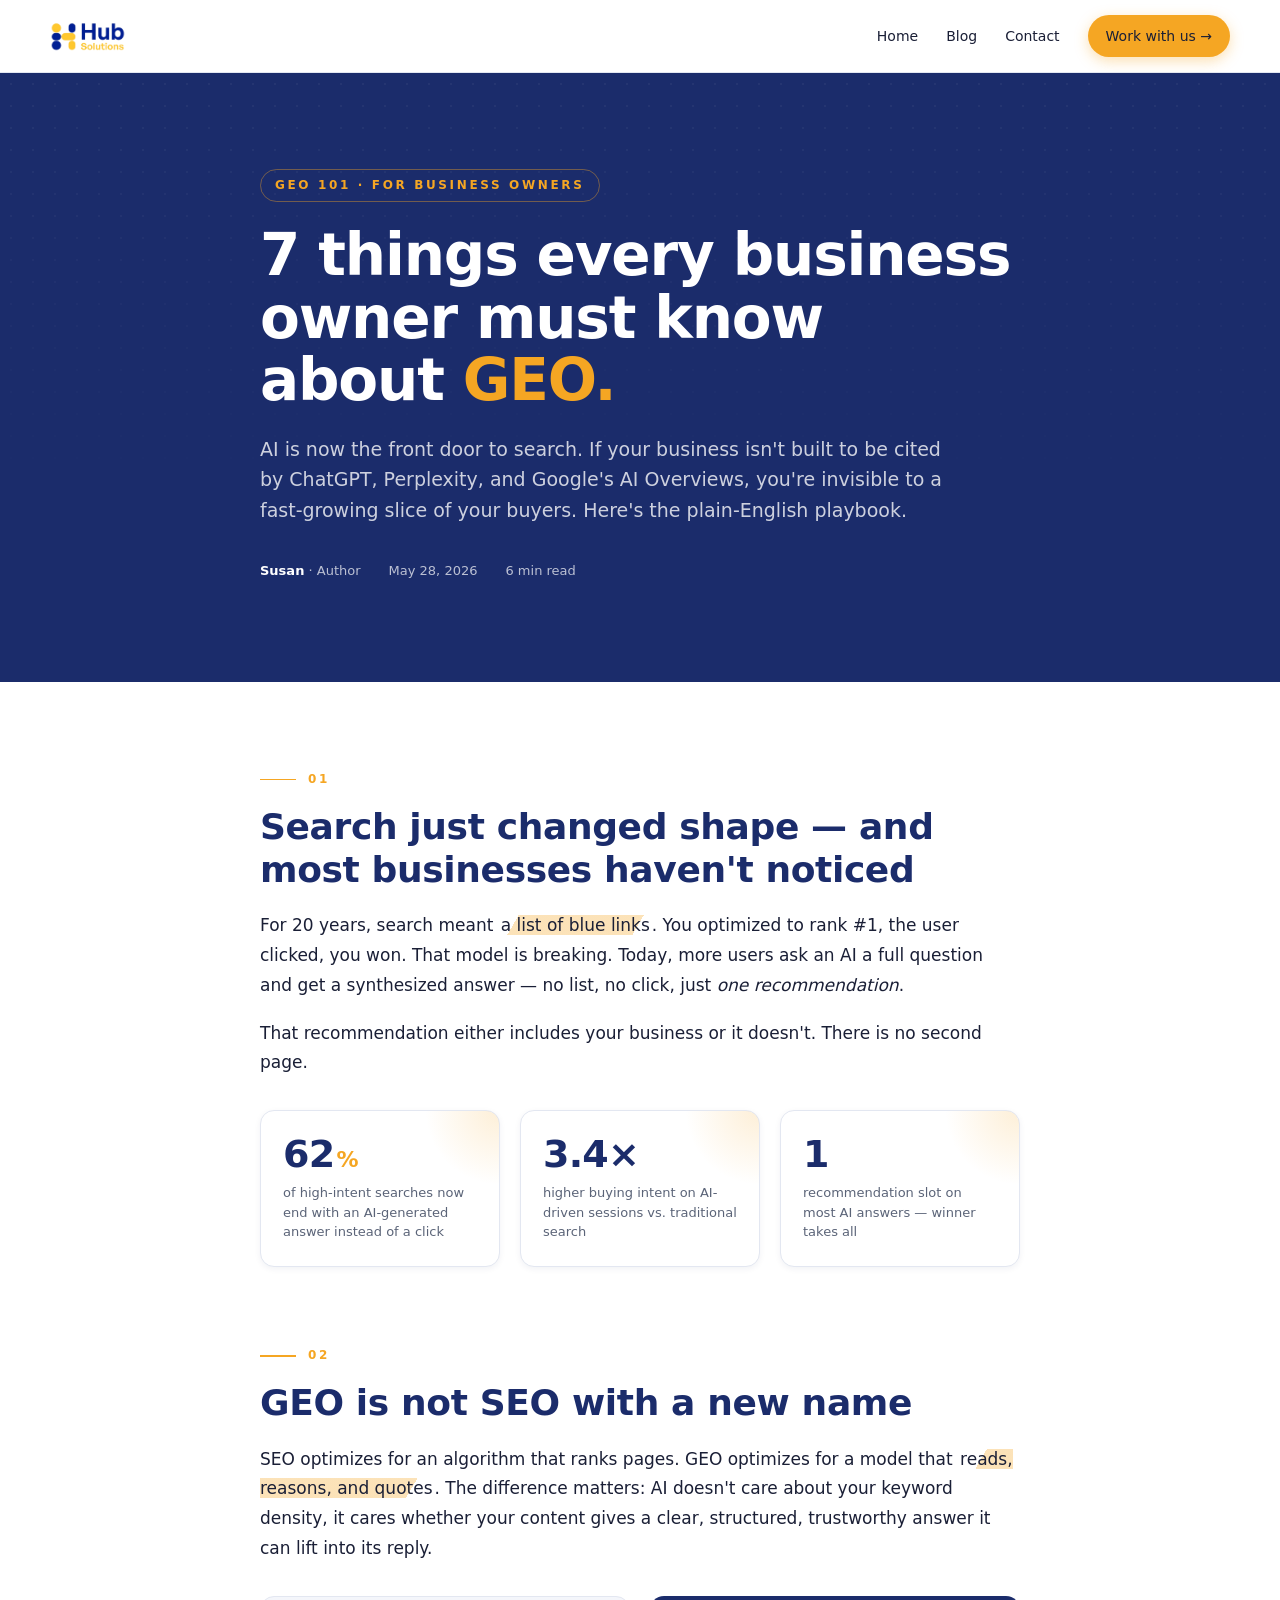
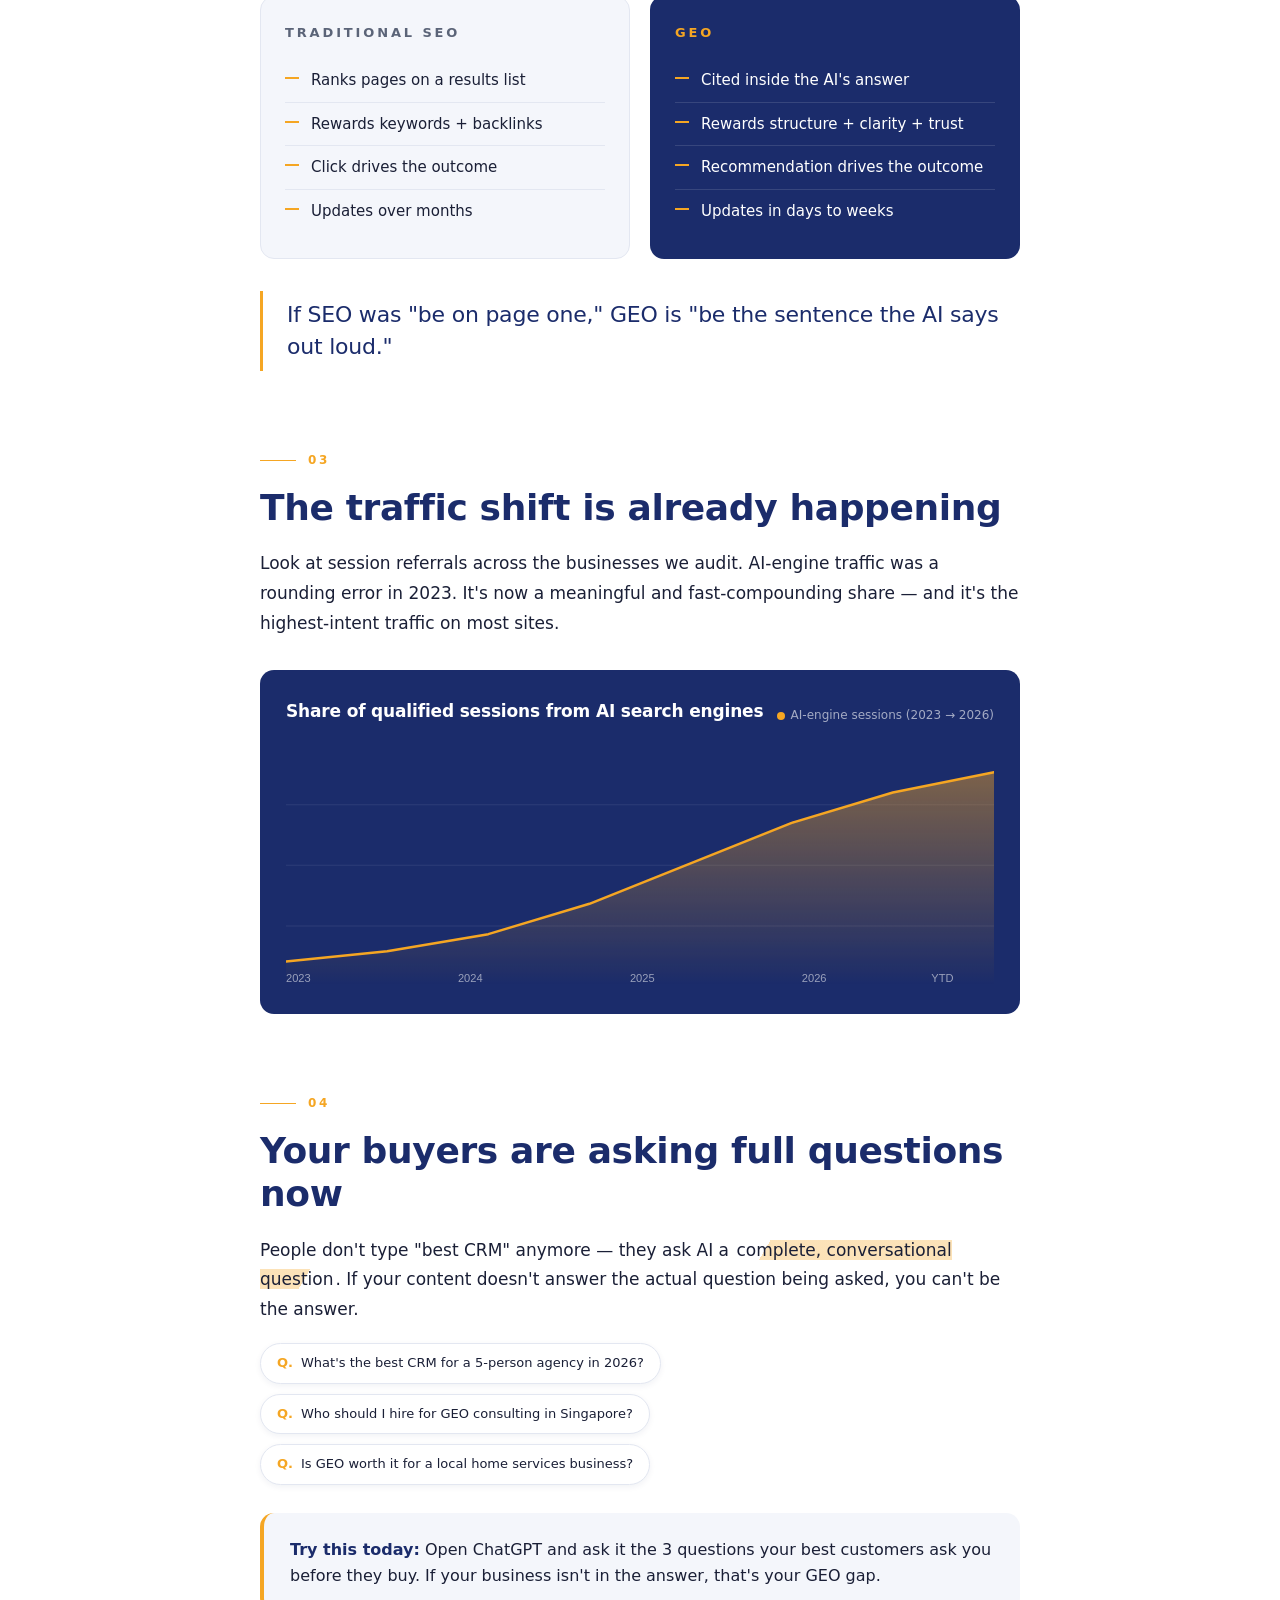
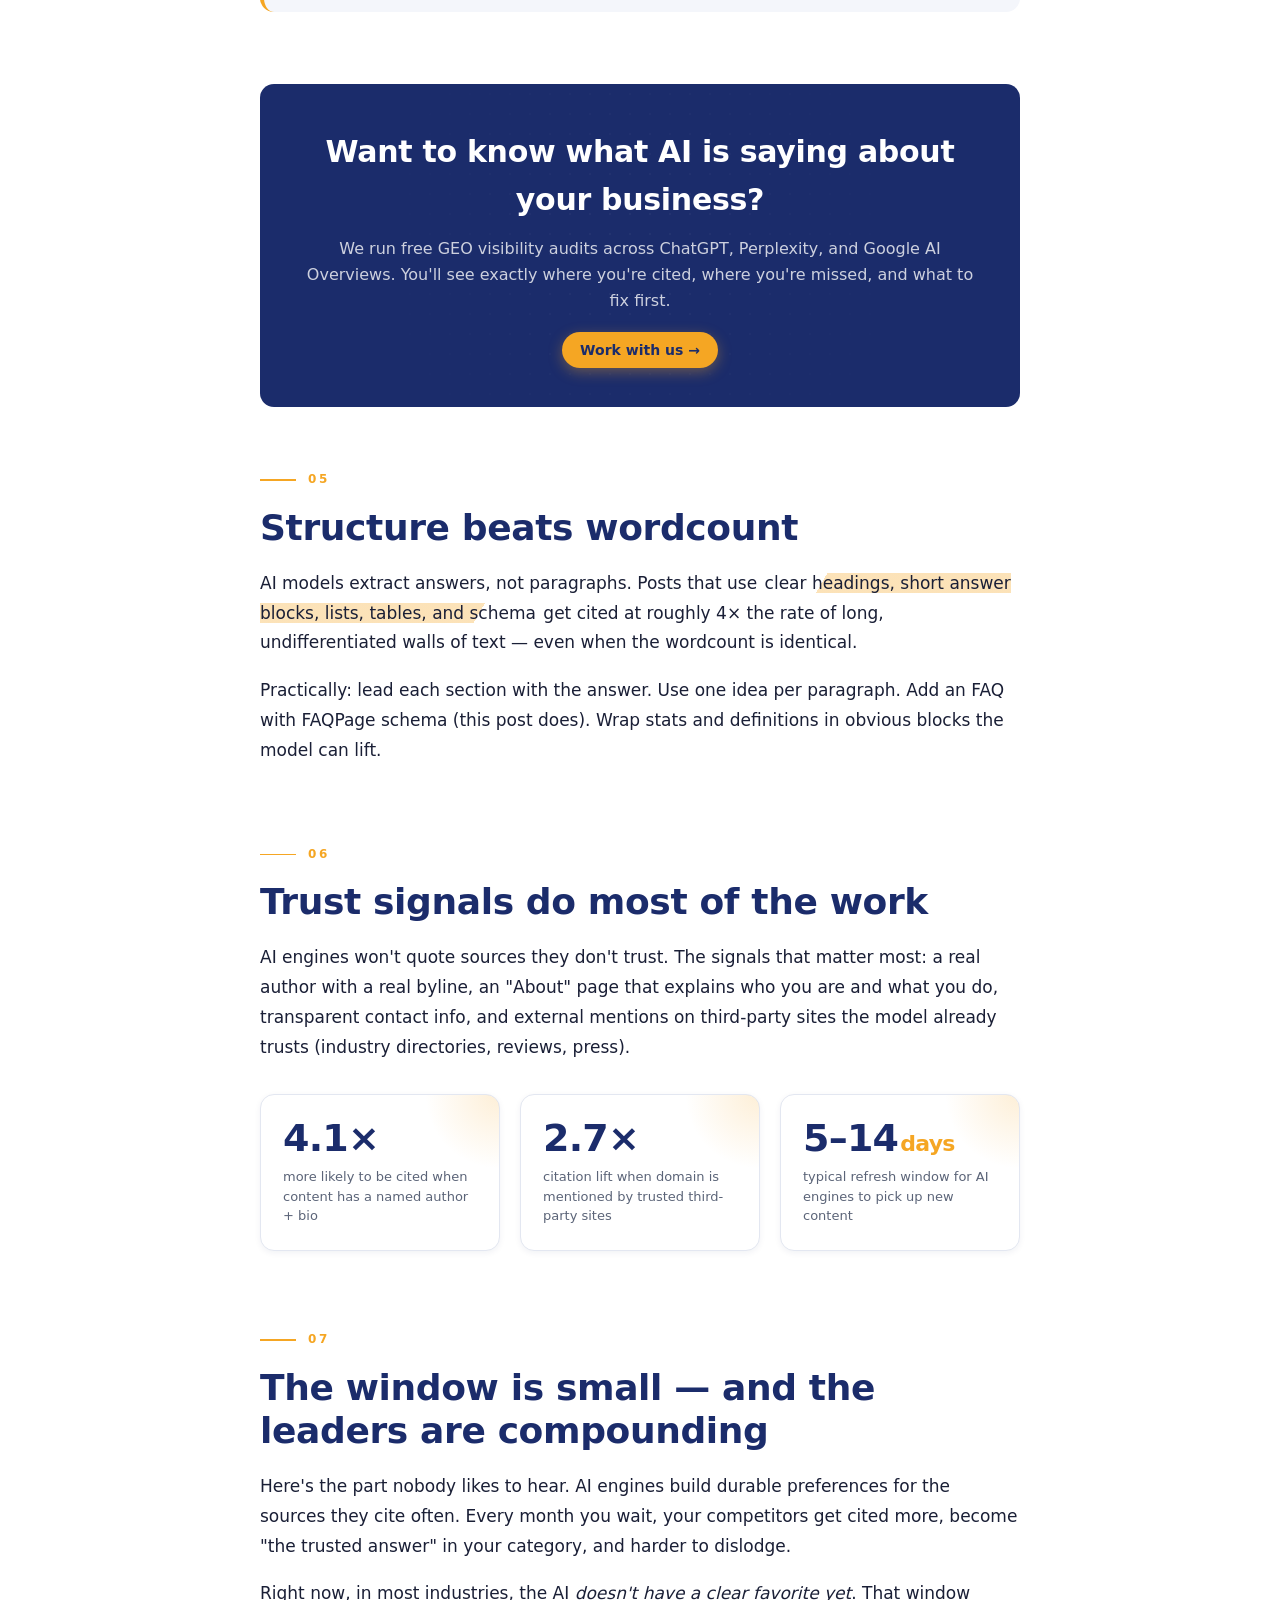
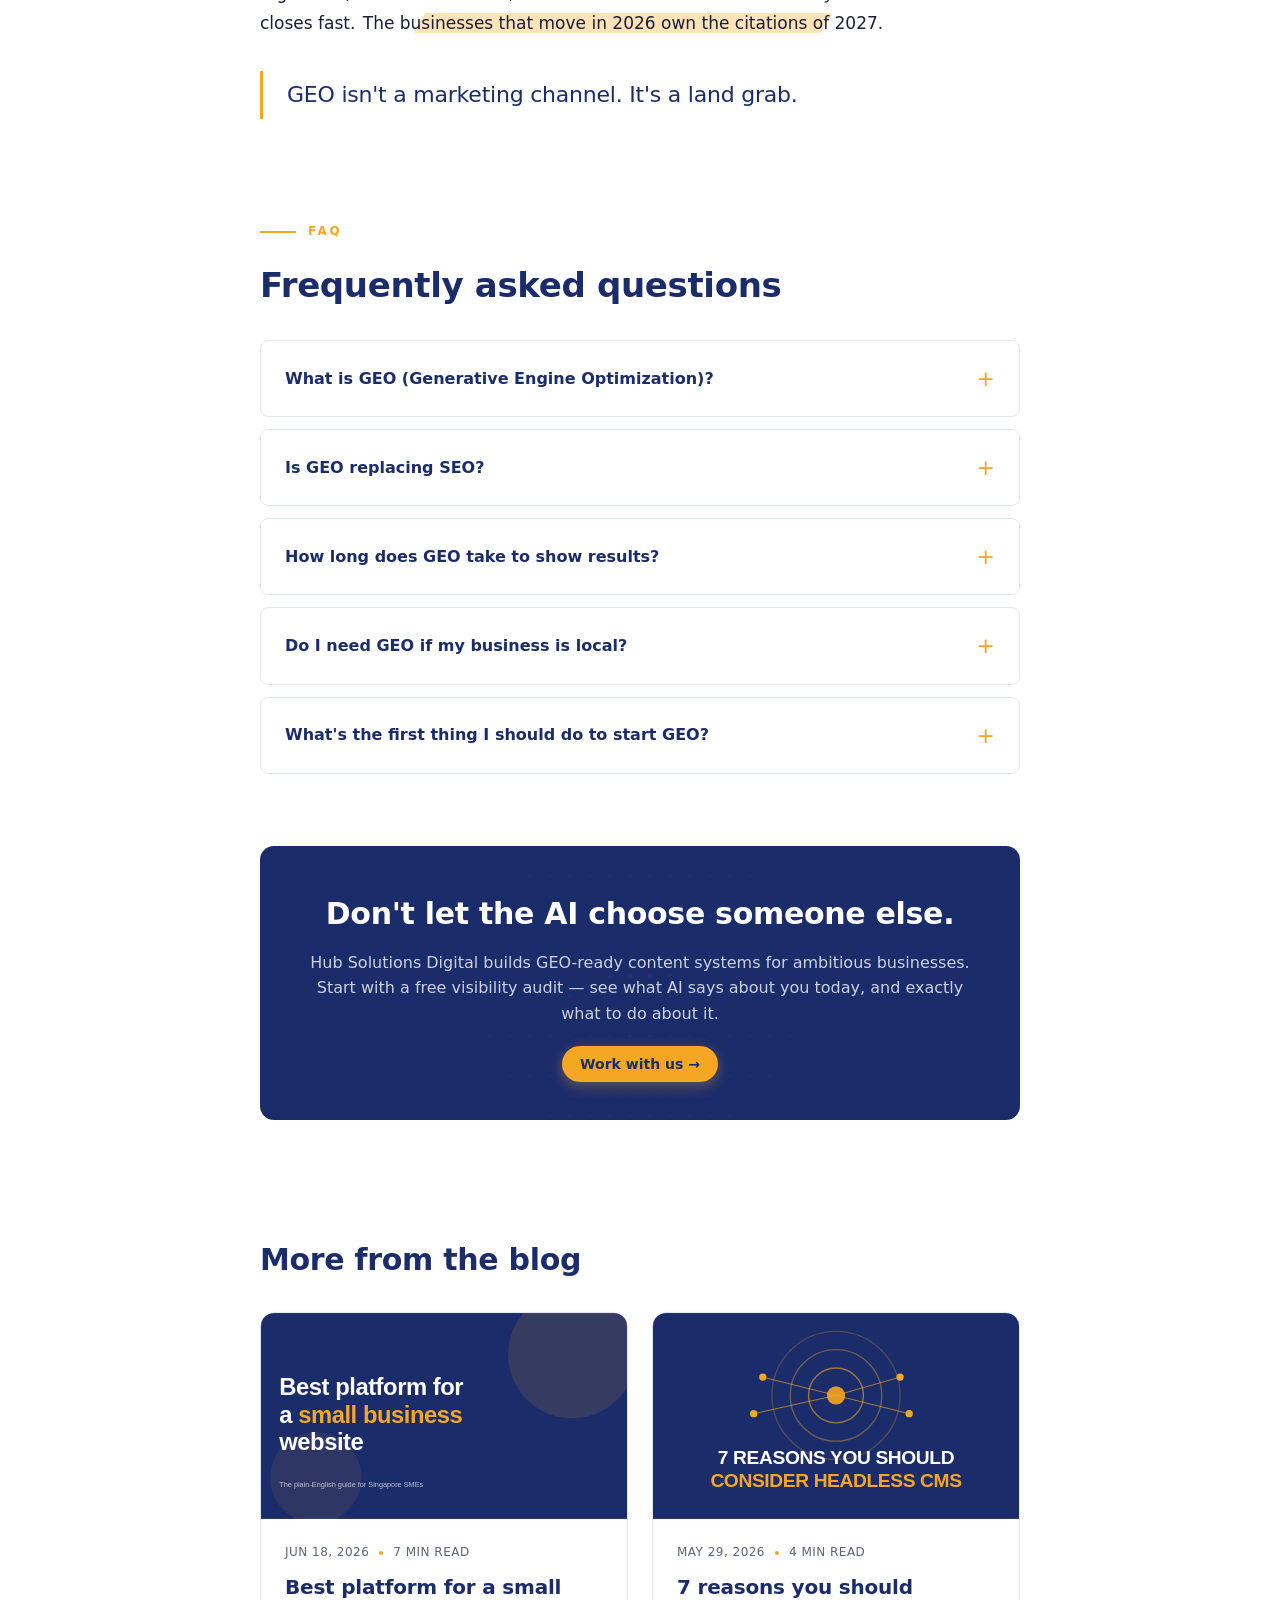
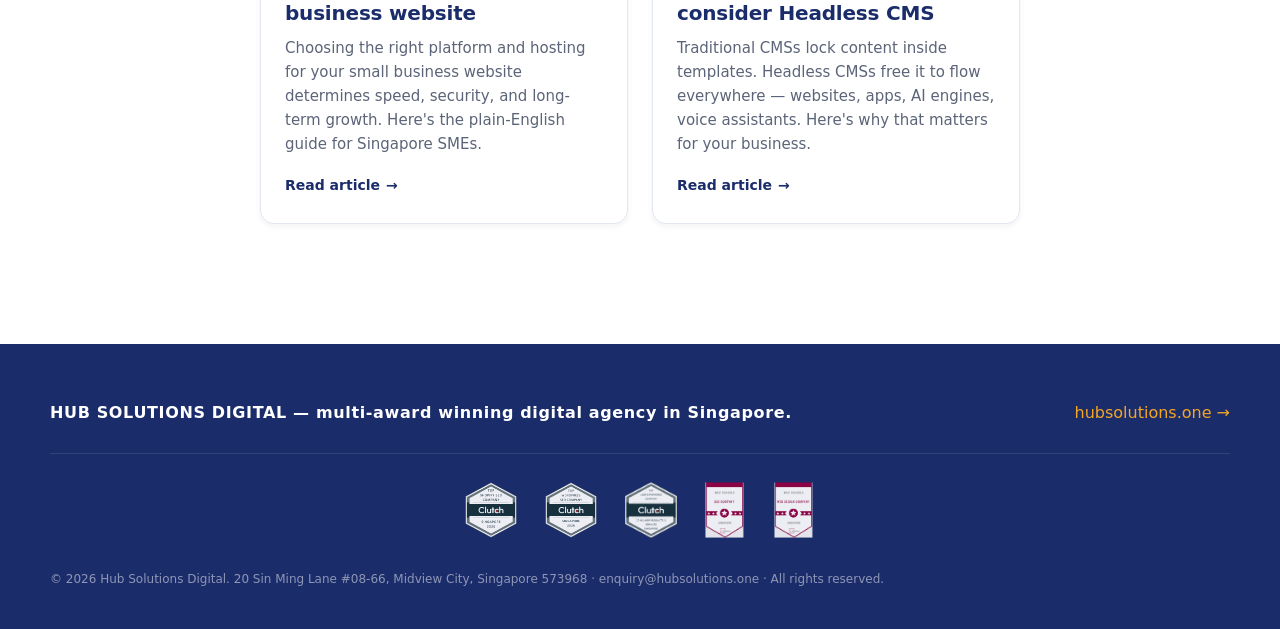
<file: posts/7-things-every-business-owner-must-know-about-geo.html>
<!DOCTYPE html>
<html lang="en">
<head>
  <meta charset="UTF-8" />
  <meta name="viewport" content="width=device-width, initial-scale=1.0" />

  <!-- SEO -->
  <title>7 Things Every Business Owner Must Know About GEO — Hub Solutions Digital</title>
  <meta name="description" content="Generative Engine Optimization is rewriting the rules of online visibility. Here are the 7 things every business owner must know about GEO before AI search leaves them behind." />
  <link rel="canonical" href="https://hubsolutions.one/blog/posts/7-things-every-business-owner-must-know-about-geo.html" />

  <!-- Open Graph -->
  <meta property="og:type" content="article" />
  <meta property="og:title" content="7 Things Every Business Owner Must Know About GEO" />
  <meta property="og:description" content="A plain-English guide to Generative Engine Optimization for business owners — what's changing in search, why it matters, and the 7 things you must do now." />
  <meta property="og:url" content="https://hubsolutions.one/blog/posts/7-things-every-business-owner-must-know-about-geo.html" />
  <meta property="og:image" content="https://hubsolutions.one/blog/images/geo-thumb.svg" />
  <meta property="article:published_time" content="2026-05-28" />
  <meta property="article:author" content="Susan" />
  <meta name="twitter:card" content="summary_large_image" />

  <!-- JSON-LD: Article -->
  <script type="application/ld+json">
  {
    "@context": "https://schema.org",
    "@type": "Article",
    "headline": "7 Things Every Business Owner Must Know About GEO",
    "description": "A plain-English guide to Generative Engine Optimization for business owners — what's changing in search, why it matters, and the 7 things you must do now.",
    "image": "https://hubsolutions.one/blog/images/geo-thumb.svg",
    "datePublished": "2026-05-28",
    "author": { "@type": "Person", "name": "Susan" },
    "publisher": {
      "@type": "Organization",
      "name": "Hub Solutions Digital",
      "url": "https://hubsolutions.one"
    },
    "mainEntityOfPage": "https://hubsolutions.one/blog/posts/7-things-every-business-owner-must-know-about-geo.html"
  }
  </script>

  <!-- JSON-LD: FAQPage -->
  <script type="application/ld+json">
  {
    "@context": "https://schema.org",
    "@type": "FAQPage",
    "mainEntity": [
      {
        "@type": "Question",
        "name": "What is GEO (Generative Engine Optimization)?",
        "acceptedAnswer": { "@type": "Answer", "text": "GEO is the practice of optimizing your content so AI search engines like ChatGPT, Perplexity, Google AI Overviews, and Gemini cite, summarize, and recommend your business when users ask buying-intent questions." }
      },
      {
        "@type": "Question",
        "name": "Is GEO replacing SEO?",
        "acceptedAnswer": { "@type": "Answer", "text": "No — GEO sits on top of SEO. You still need a crawlable, fast, well-structured site. GEO adds a new layer: structuring content so AI models can extract, trust, and quote it directly inside their answers." }
      },
      {
        "@type": "Question",
        "name": "How long does GEO take to show results?",
        "acceptedAnswer": { "@type": "Answer", "text": "Most businesses start seeing citations in AI answers within 4 to 8 weeks of implementing GEO fundamentals — much faster than traditional SEO because AI models update their knowledge continuously." }
      },
      {
        "@type": "Question",
        "name": "Do I need GEO if my business is local?",
        "acceptedAnswer": { "@type": "Answer", "text": "Yes — possibly more than national brands. Local buyers increasingly ask AI assistants 'best X near me' and 'who should I hire for Y in [city]'. If you're not structured for AI to pull, your competitors will be the recommendation." }
      },
      {
        "@type": "Question",
        "name": "What's the first thing I should do to start GEO?",
        "acceptedAnswer": { "@type": "Answer", "text": "Audit how AI engines currently describe your business. Run your top 10 buying-intent queries through ChatGPT, Perplexity, and Google AI Overviews. The gap between what they say and what you want them to say is your GEO roadmap." }
      }
    ]
  }
  </script>

  <link rel="preconnect" href="https://api.fontshare.com" crossorigin />
  <link rel="stylesheet" href="https://api.fontshare.com/v2/css?f[]=general-sans@400,500,600,700&display=swap" />
  <link rel="stylesheet" href="../styles.css" />
</head>
<body>

  <!-- Header -->
  <header class="site-header">
    <div class="container row">
      <a href="../index.html" class="wordmark">
        <img src="../images/logo.png" alt="Hub Solutions Digital — multi-award winning digital agency Singapore" class="logo-img" />
      </a>
      <nav class="nav">
        <a href="https://hubsolutions.one">Home</a>
        <a href="../index.html">Blog</a>
        <a href="../contact.html">Contact</a>
        <a class="btn-amber" href="../contact.html">Work with us →</a>
      </nav>
    </div>
  </header>

  <!-- Hero -->
  <section class="post-hero">
    <div class="container read">
      <span class="eyebrow fade-up">GEO 101 · For Business Owners</span>
      <h1 class="fade-up d1">7 things every business owner must know about <span class="hl">GEO.</span></h1>
      <p class="sub fade-up d2">AI is now the front door to search. If your business isn't built to be cited by ChatGPT, Perplexity, and Google's AI Overviews, you're invisible to a fast-growing slice of your buyers. Here's the plain-English playbook.</p>
      <div class="byline fade-up d3">
        <span><strong>Susan</strong> · Author</span>
        <span>May 28, 2026</span>
        <span>6 min read</span>
      </div>
    </div>
  </section>

  <!-- Body -->
  <article class="post-body">
    <div class="container read">

      <!-- SECTION 01 -->
      <section class="section-block fade-up">
        <div class="section-num"><span class="bar"></span>01</div>
        <h2>Search just changed shape — and most businesses haven't noticed</h2>
        <p>For 20 years, search meant <span class="hl">a list of blue links</span>. You optimized to rank #1, the user clicked, you won. That model is breaking. Today, more users ask an AI a full question and get a synthesized answer — no list, no click, just <em>one recommendation</em>.</p>
        <p>That recommendation either includes your business or it doesn't. There is no second page.</p>

        <div class="stat-grid">
          <div class="stat-card"><div class="num">62<span class="unit">%</span></div><div class="label">of high-intent searches now end with an AI-generated answer instead of a click</div></div>
          <div class="stat-card"><div class="num">3.4×</div><div class="label">higher buying intent on AI-driven sessions vs. traditional search</div></div>
          <div class="stat-card"><div class="num">1</div><div class="label">recommendation slot on most AI answers — winner takes all</div></div>
        </div>
      </section>

      <!-- SECTION 02 -->
      <section class="section-block fade-up">
        <div class="section-num"><span class="bar"></span>02</div>
        <h2>GEO is not SEO with a new name</h2>
        <p>SEO optimizes for an algorithm that ranks pages. GEO optimizes for a model that <span class="hl">reads, reasons, and quotes</span>. The difference matters: AI doesn't care about your keyword density, it cares whether your content gives a clear, structured, trustworthy answer it can lift into its reply.</p>

        <div class="compare">
          <div class="compare-col left">
            <h5>Traditional SEO</h5>
            <ul>
              <li>Ranks pages on a results list</li>
              <li>Rewards keywords + backlinks</li>
              <li>Click drives the outcome</li>
              <li>Updates over months</li>
            </ul>
          </div>
          <div class="compare-col right">
            <h5>GEO</h5>
            <ul>
              <li>Cited inside the AI's answer</li>
              <li>Rewards structure + clarity + trust</li>
              <li>Recommendation drives the outcome</li>
              <li>Updates in days to weeks</li>
            </ul>
          </div>
        </div>

        <div class="pullquote">If SEO was "be on page one," GEO is "be the sentence the AI says out loud."</div>
      </section>

      <!-- SECTION 03 — chart visual -->
      <section class="section-block fade-up">
        <div class="section-num"><span class="bar"></span>03</div>
        <h2>The traffic shift is already happening</h2>
        <p>Look at session referrals across the businesses we audit. AI-engine traffic was a rounding error in 2023. It's now a meaningful and fast-compounding share — and it's the highest-intent traffic on most sites.</p>

        <div class="chart-card fade-up">
          <div class="chart-title">
            <h4>Share of qualified sessions from AI search engines</h4>
            <div class="legend"><span class="dot"></span>AI-engine sessions (2023 → 2026)</div>
          </div>
          <svg class="chart-svg" viewBox="0 0 700 240" preserveAspectRatio="none" aria-label="Line chart showing rapid growth of AI search traffic from 2023 to 2026">
            <defs>
              <linearGradient id="amberFade" x1="0" y1="0" x2="0" y2="1">
                <stop offset="0" stop-color="#F5A623" stop-opacity="0.5"/>
                <stop offset="1" stop-color="#F5A623" stop-opacity="0"/>
              </linearGradient>
            </defs>
            <g stroke="rgba(255,255,255,0.08)">
              <line x1="0" y1="60" x2="700" y2="60"/>
              <line x1="0" y1="120" x2="700" y2="120"/>
              <line x1="0" y1="180" x2="700" y2="180"/>
            </g>
            <path class="chart-area" d="M0 215 L100 205 L200 188 L300 158 L400 118 L500 78 L600 48 L700 28 L700 240 L0 240 Z"/>
            <path class="chart-path" d="M0 215 L100 205 L200 188 L300 158 L400 118 L500 78 L600 48 L700 28"/>
            <g font-family="General Sans, sans-serif" font-size="11" fill="rgba(255,255,255,0.55)">
              <text x="0" y="235">2023</text>
              <text x="170" y="235">2024</text>
              <text x="340" y="235">2025</text>
              <text x="510" y="235">2026</text>
              <text x="660" y="235" text-anchor="end">YTD</text>
            </g>
          </svg>
        </div>
      </section>

      <!-- SECTION 04 — query chips -->
      <section class="section-block fade-up">
        <div class="section-num"><span class="bar"></span>04</div>
        <h2>Your buyers are asking full questions now</h2>
        <p>People don't type "best CRM" anymore — they ask AI a <span class="hl">complete, conversational question</span>. If your content doesn't answer the actual question being asked, you can't be the answer.</p>

        <div class="chips-row">
          <span class="chip"><span class="q">Q.</span>What's the best CRM for a 5-person agency in 2026?</span>
          <span class="chip"><span class="q">Q.</span>Who should I hire for GEO consulting in Singapore?</span>
          <span class="chip"><span class="q">Q.</span>Is GEO worth it for a local home services business?</span>
        </div>

        <div class="callout"><strong>Try this today:</strong> Open ChatGPT and ask it the 3 questions your best customers ask you before they buy. If your business isn't in the answer, that's your GEO gap.</div>
      </section>

      <!-- MID CTA -->
      <div class="cta-block fade-up">
        <h3>Want to know what AI is saying about your business?</h3>
        <p>We run free GEO visibility audits across ChatGPT, Perplexity, and Google AI Overviews. You'll see exactly where you're cited, where you're missed, and what to fix first.</p>
        <a class="btn-amber" href="../contact.html">Work with us →</a>
      </div>

      <!-- SECTION 05 -->
      <section class="section-block fade-up">
        <div class="section-num"><span class="bar"></span>05</div>
        <h2>Structure beats wordcount</h2>
        <p>AI models extract answers, not paragraphs. Posts that use <span class="hl">clear headings, short answer blocks, lists, tables, and schema</span> get cited at roughly 4× the rate of long, undifferentiated walls of text — even when the wordcount is identical.</p>
        <p>Practically: lead each section with the answer. Use one idea per paragraph. Add an FAQ with FAQPage schema (this post does). Wrap stats and definitions in obvious blocks the model can lift.</p>
      </section>

      <!-- SECTION 06 -->
      <section class="section-block fade-up">
        <div class="section-num"><span class="bar"></span>06</div>
        <h2>Trust signals do most of the work</h2>
        <p>AI engines won't quote sources they don't trust. The signals that matter most: a real author with a real byline, an "About" page that explains who you are and what you do, transparent contact info, and external mentions on third-party sites the model already trusts (industry directories, reviews, press).</p>

        <div class="stat-grid">
          <div class="stat-card"><div class="num">4.1×</div><div class="label">more likely to be cited when content has a named author + bio</div></div>
          <div class="stat-card"><div class="num">2.7×</div><div class="label">citation lift when domain is mentioned by trusted third-party sites</div></div>
          <div class="stat-card"><div class="num">5–14<span class="unit">days</span></div><div class="label">typical refresh window for AI engines to pick up new content</div></div>
        </div>
      </section>

      <!-- SECTION 07 -->
      <section class="section-block fade-up">
        <div class="section-num"><span class="bar"></span>07</div>
        <h2>The window is small — and the leaders are compounding</h2>
        <p>Here's the part nobody likes to hear. AI engines build durable preferences for the sources they cite often. Every month you wait, your competitors get cited more, become "the trusted answer" in your category, and harder to dislodge.</p>
        <p>Right now, in most industries, the AI <em>doesn't have a clear favorite yet</em>. That window closes fast. <span class="hl">The businesses that move in 2026 own the citations of 2027.</span></p>

        <div class="pullquote">GEO isn't a marketing channel. It's a land grab.</div>
      </section>

      <!-- FAQ -->
      <section class="faq-section fade-up">
        <div class="section-num"><span class="bar"></span>FAQ</div>
        <h2>Frequently asked questions</h2>
        <div class="faq-list">
          <details class="faq-item">
            <summary>What is GEO (Generative Engine Optimization)?</summary>
            <div class="ans">GEO is the practice of optimizing your content so AI search engines like ChatGPT, Perplexity, Google AI Overviews, and Gemini cite, summarize, and recommend your business when users ask buying-intent questions.</div>
          </details>
          <details class="faq-item">
            <summary>Is GEO replacing SEO?</summary>
            <div class="ans">No — GEO sits on top of SEO. You still need a crawlable, fast, well-structured site. GEO adds a new layer: structuring content so AI models can extract, trust, and quote it directly inside their answers.</div>
          </details>
          <details class="faq-item">
            <summary>How long does GEO take to show results?</summary>
            <div class="ans">Most businesses start seeing citations in AI answers within 4 to 8 weeks of implementing GEO fundamentals — much faster than traditional SEO because AI models update their knowledge continuously.</div>
          </details>
          <details class="faq-item">
            <summary>Do I need GEO if my business is local?</summary>
            <div class="ans">Yes — possibly more than national brands. Local buyers increasingly ask AI assistants "best X near me" and "who should I hire for Y in [city]". If you're not structured for AI to pull, your competitors will be the recommendation.</div>
          </details>
          <details class="faq-item">
            <summary>What's the first thing I should do to start GEO?</summary>
            <div class="ans">Audit how AI engines currently describe your business. Run your top 10 buying-intent queries through ChatGPT, Perplexity, and Google AI Overviews. The gap between what they say and what you want them to say is your GEO roadmap.</div>
          </details>
        </div>
      </section>

      <!-- FINAL CTA -->
      <div class="cta-block fade-up">
        <h3>Don't let the AI choose someone else.</h3>
        <p>Hub Solutions Digital builds GEO-ready content systems for ambitious businesses. Start with a free visibility audit — see what AI says about you today, and exactly what to do about it.</p>
        <a class="btn-amber" href="../contact.html">Work with us →</a>
      </div>

      <!-- Related posts -->
      <section class="related-section">
        <h2>More from the blog</h2>
        <div id="related-grid" class="related-grid"></div>
      </section>

    </div>
  </article>

  <!-- Footer -->
  <footer class="site-footer">
    <div class="container row">
      <div class="brand-line">HUB SOLUTIONS DIGITAL — multi-award winning digital agency in Singapore.</div>
      <div><a href="https://hubsolutions.one">hubsolutions.one →</a></div>
    </div>
    <div class="container">
      <div class="footer-awards">
        <img src="../images/award-clutch-shopify-seo.png" alt="Clutch — Top Shopify SEO Company Singapore" loading="lazy" />
        <img src="../images/award-clutch-wordpress-seo.png" alt="Clutch — Top WordPress SEO Company Singapore" loading="lazy" />
        <img src="../images/award-clutch-ux.png" alt="Clutch — Top UX Company Singapore" loading="lazy" />
        <img src="../images/award-manifest-seo.png" alt="The Manifest — Most Reviewed SEO Singapore" loading="lazy" />
        <img src="../images/award-web-design.png" alt="Top Web Design Company Singapore 2025" loading="lazy" />
      </div>
      <small>© <span id="year"></span> Hub Solutions Digital. 20 Sin Ming Lane #08-66, Midview City, Singapore 573968 · enquiry@hubsolutions.one · All rights reserved.</small>
    </div>
  </footer>

  <script>
    document.getElementById('year').textContent = new Date().getFullYear();

    const io = new IntersectionObserver((entries) => {
      entries.forEach(e => { if (e.isIntersecting) { e.target.classList.add('in-view'); io.unobserve(e.target); } });
    }, { threshold: 0.12 });
    document.querySelectorAll('.fade-up, .chart-card').forEach(el => io.observe(el));

    const currentSlug = location.pathname.split('/').pop();
    function fmtDate(iso){ return new Date(iso+'T00:00:00').toLocaleDateString('en-US',{year:'numeric',month:'short',day:'numeric'}); }
    fetch('../posts.json', { cache: 'no-store' })
      .then(r => r.json())
      .then(posts => {
        const related = posts
          .filter(p => !p.link.endsWith(currentSlug))
          .sort((a,b) => a.date < b.date ? 1 : -1)
          .slice(0, 3);
        if (!related.length) {
          document.getElementById('related-grid').innerHTML =
            '<div class="post-empty">More posts coming soon.</div>';
          return;
        }
        document.getElementById('related-grid').innerHTML = related.map(p => `
          <a class="post-card" href="../${p.link}">
            <div class="thumb">${p.thumbnail.endsWith('.svg')
              ? `<object data="../${p.thumbnail}" type="image/svg+xml" style="pointer-events:none;width:100%;height:100%"></object>`
              : `<img src="../${p.thumbnail}" alt="${p.title}" loading="lazy"/>`}</div>
            <div class="body">
              <div class="meta"><span>${fmtDate(p.date)}</span><span class="dot"></span><span>${p.readingTime||''}</span></div>
              <h3>${p.title}</h3><p>${p.excerpt}</p>
              <span class="read-more">Read article</span>
            </div>
          </a>`).join('');
      })
      .catch(() => {});
  </script>
</body>
</html>
</file>
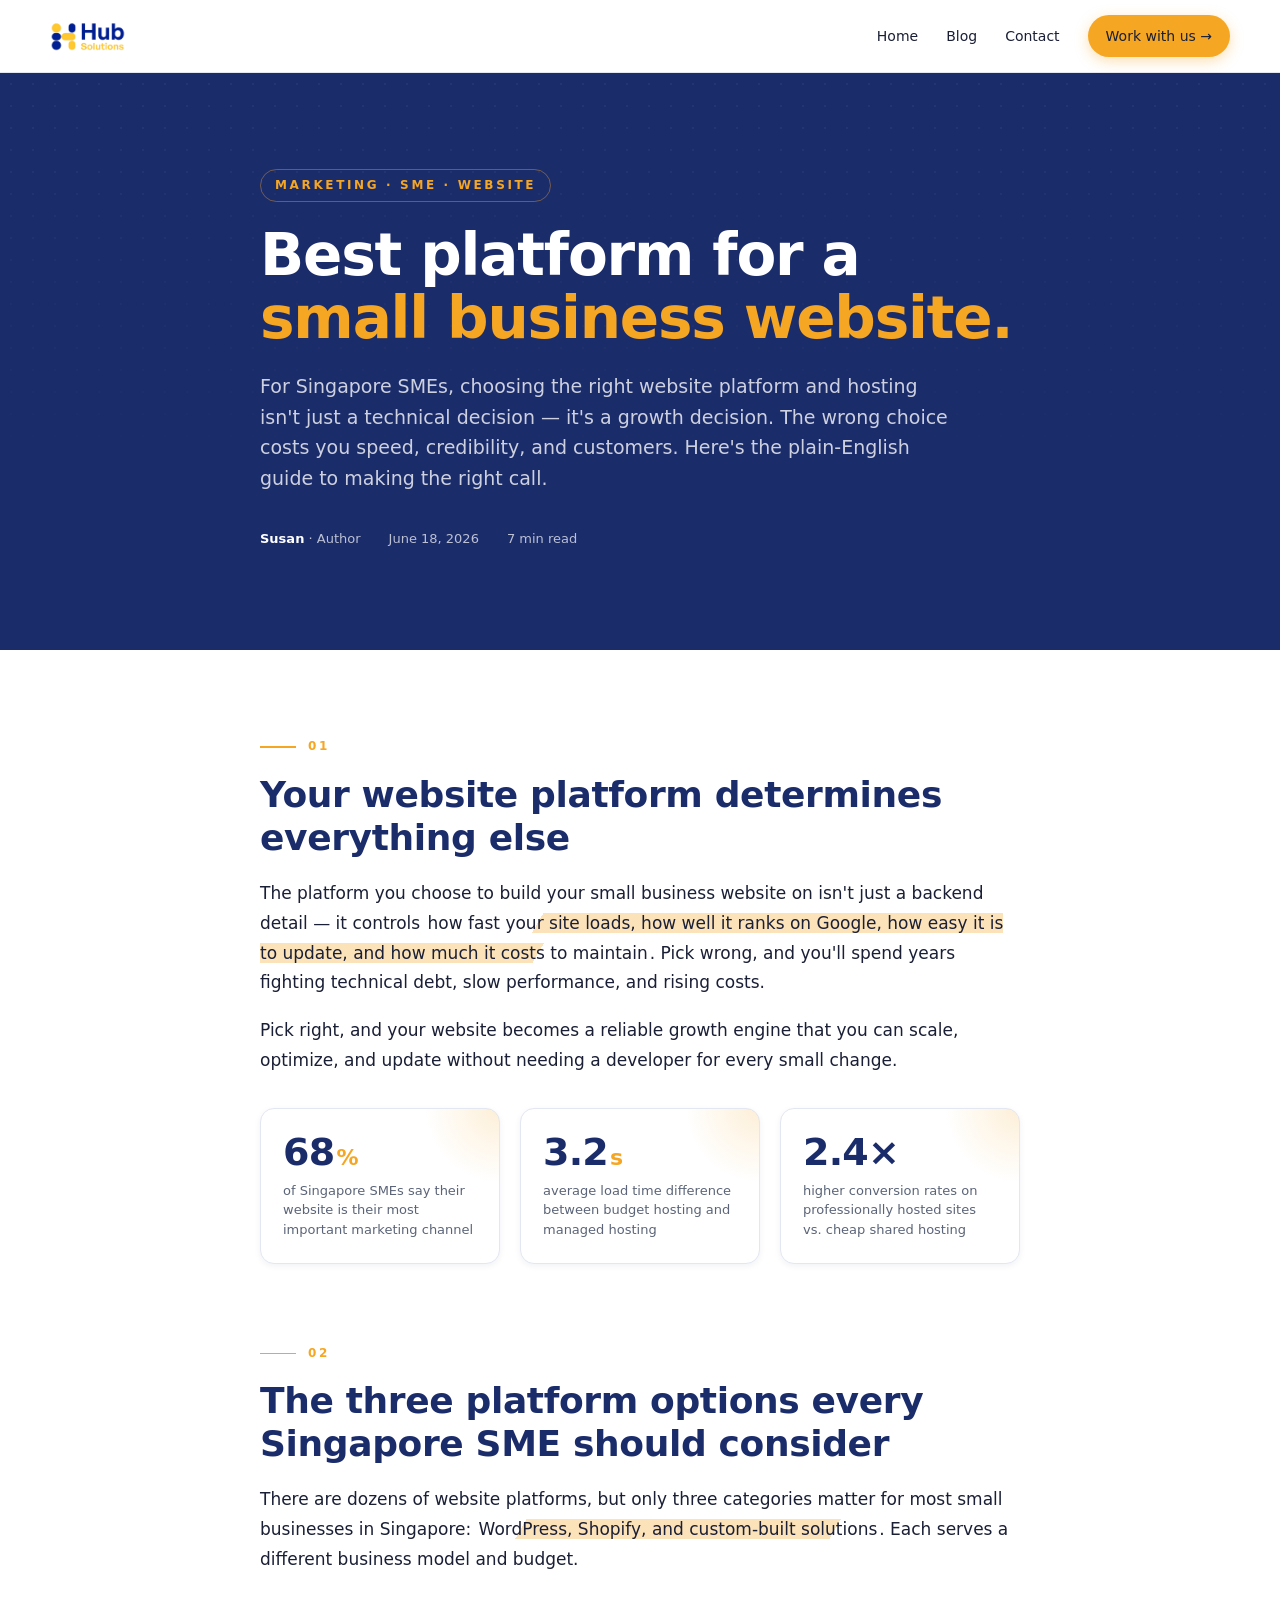
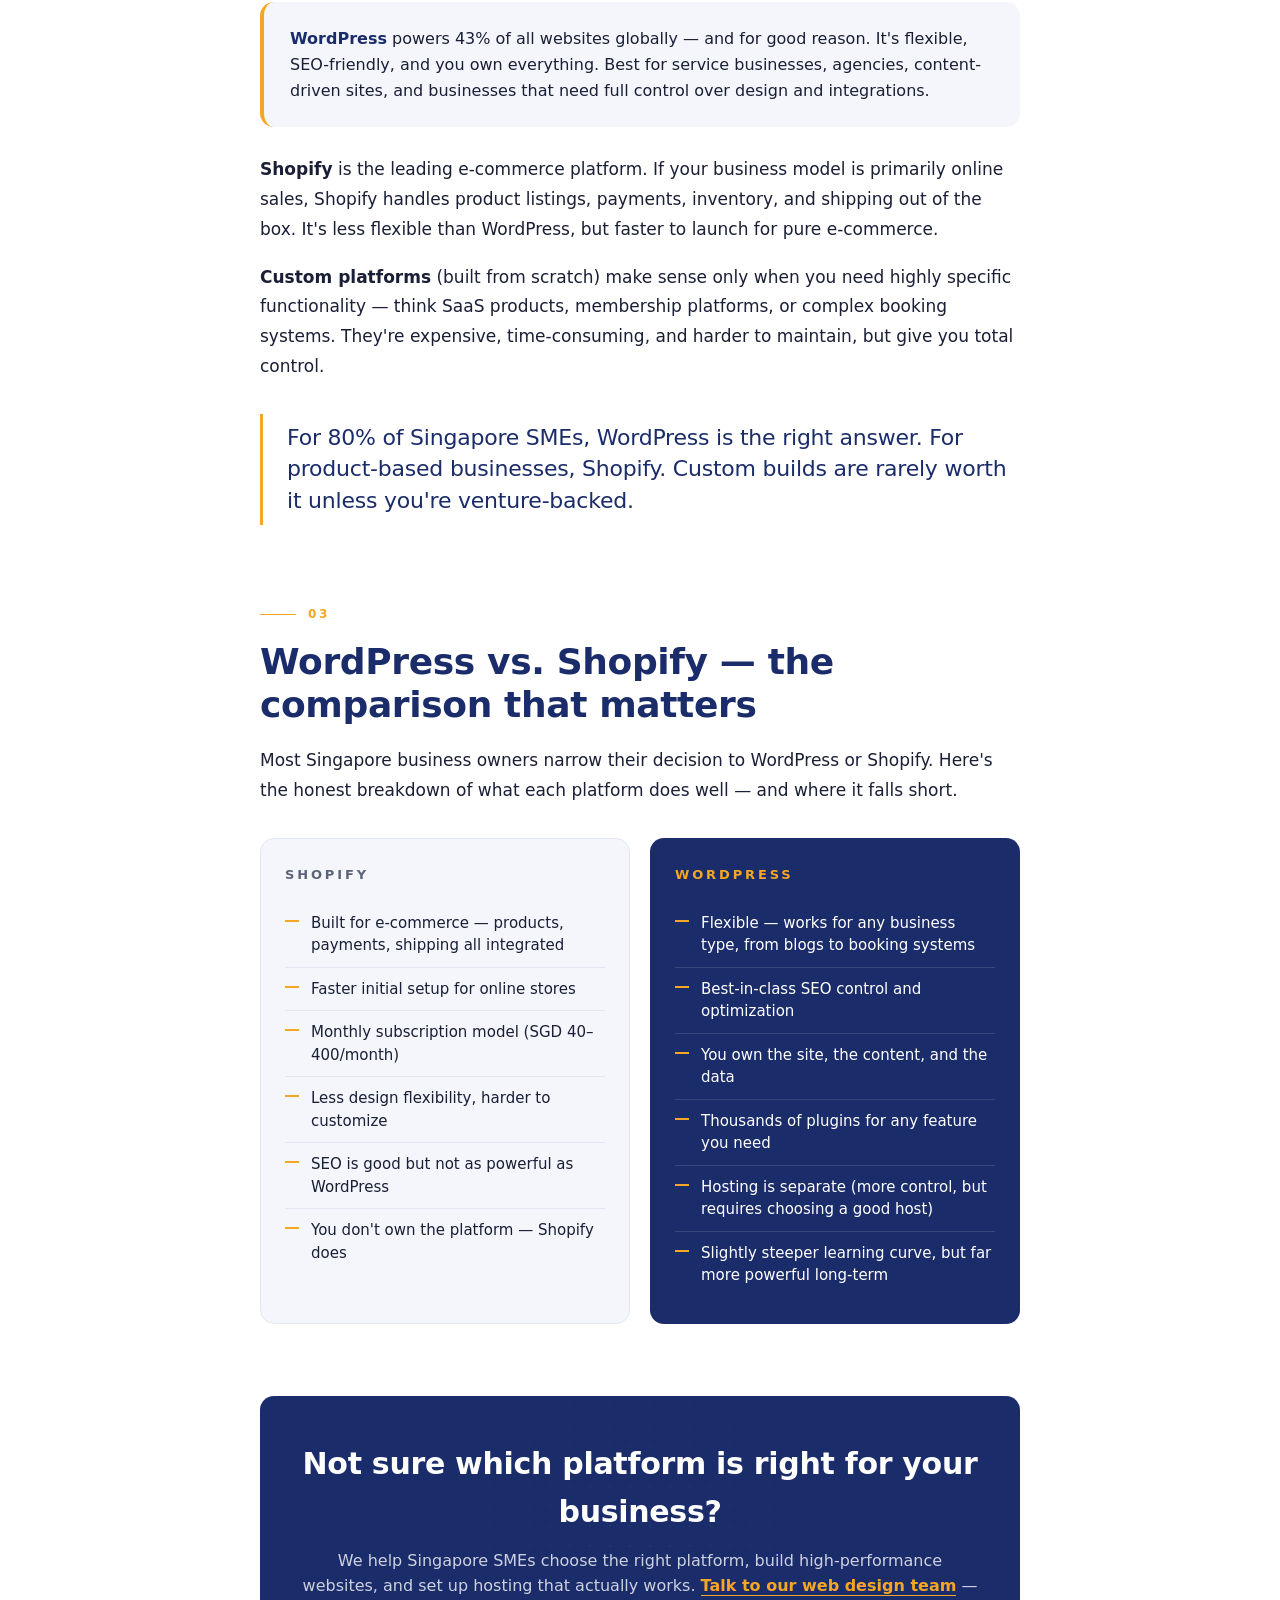
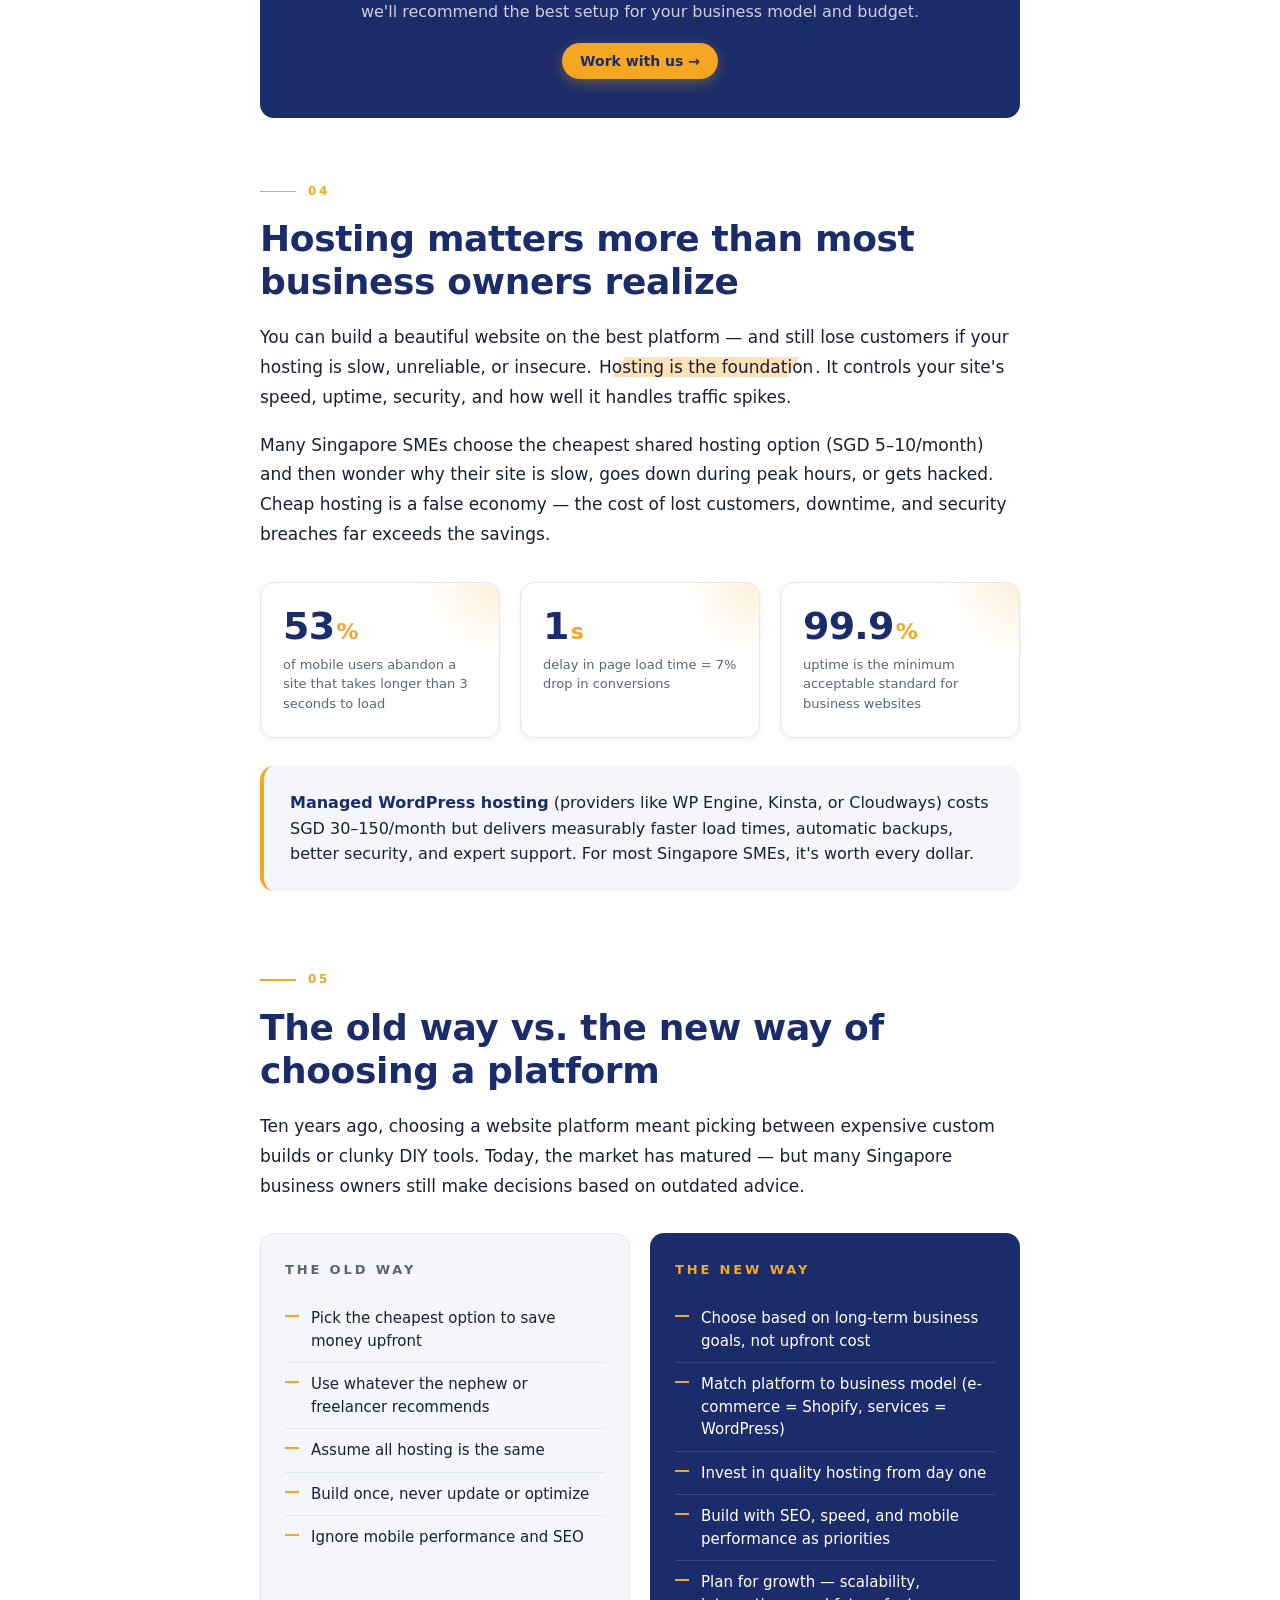
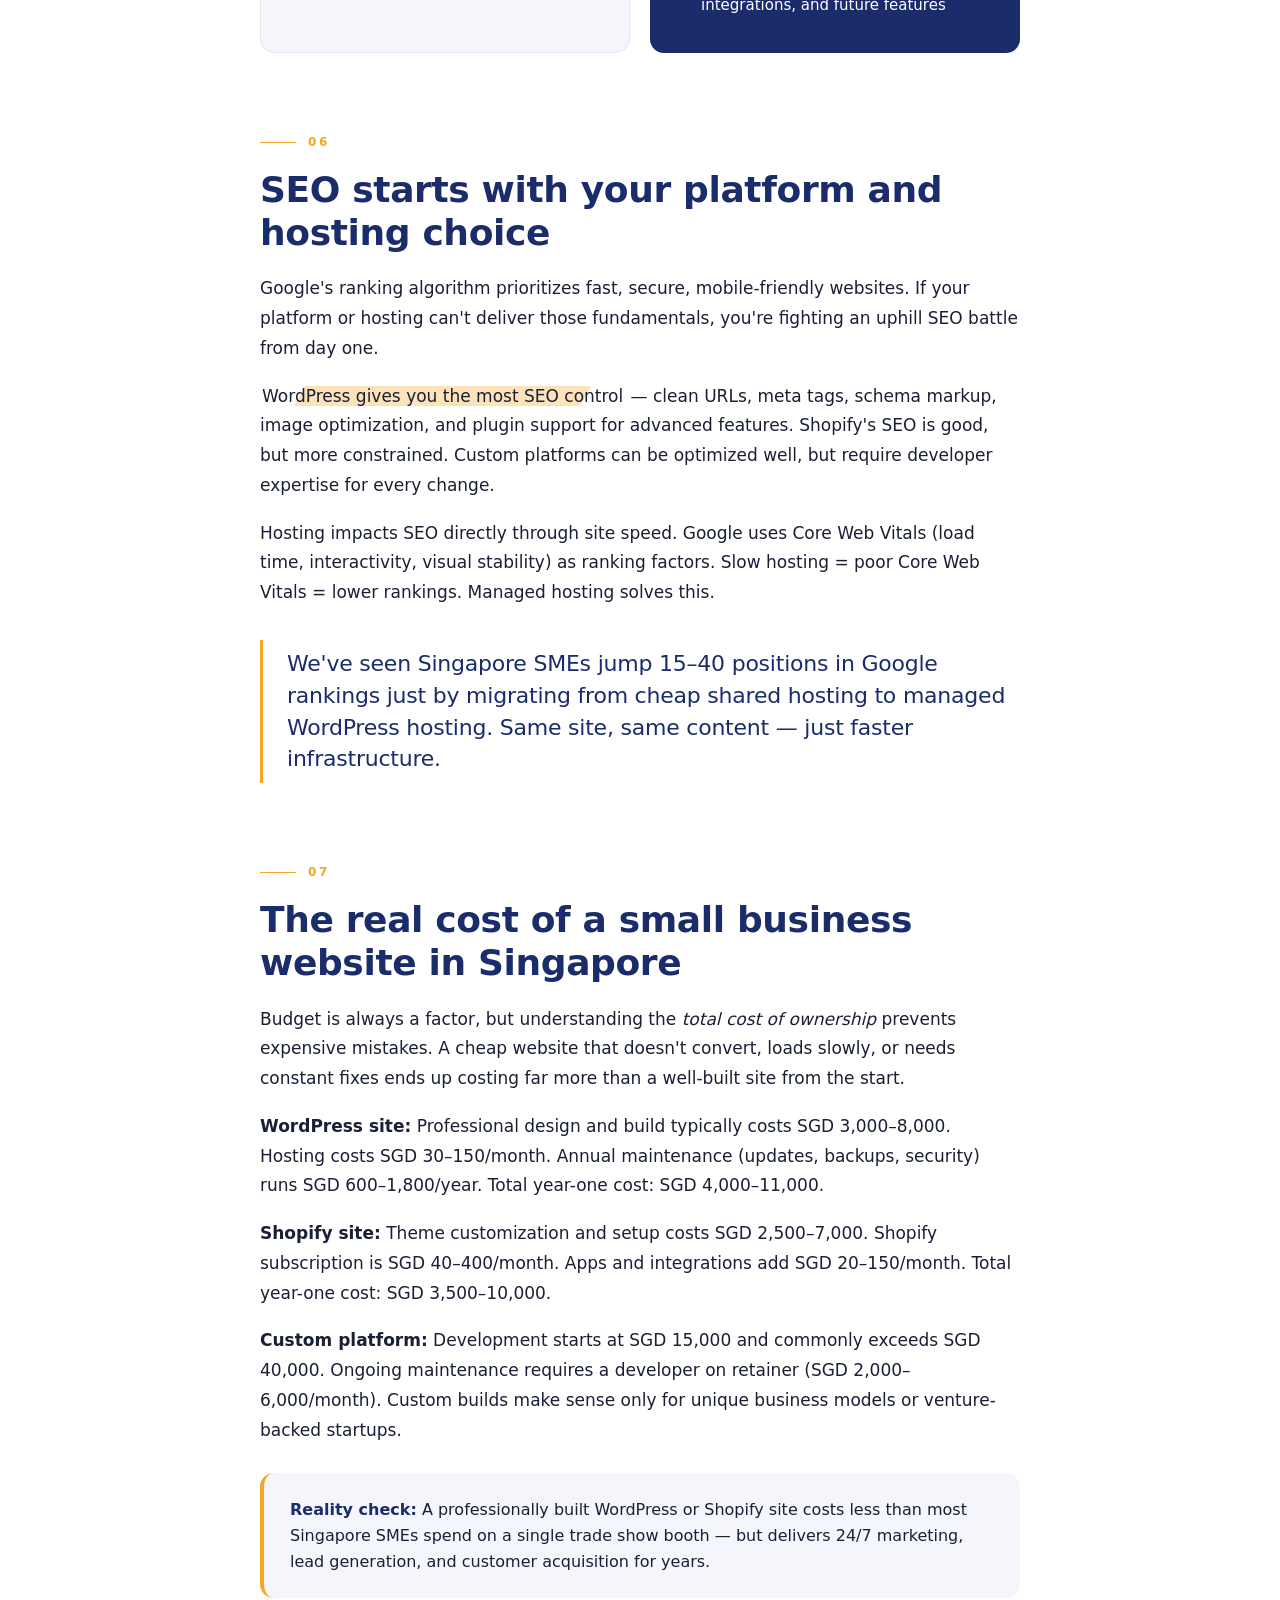
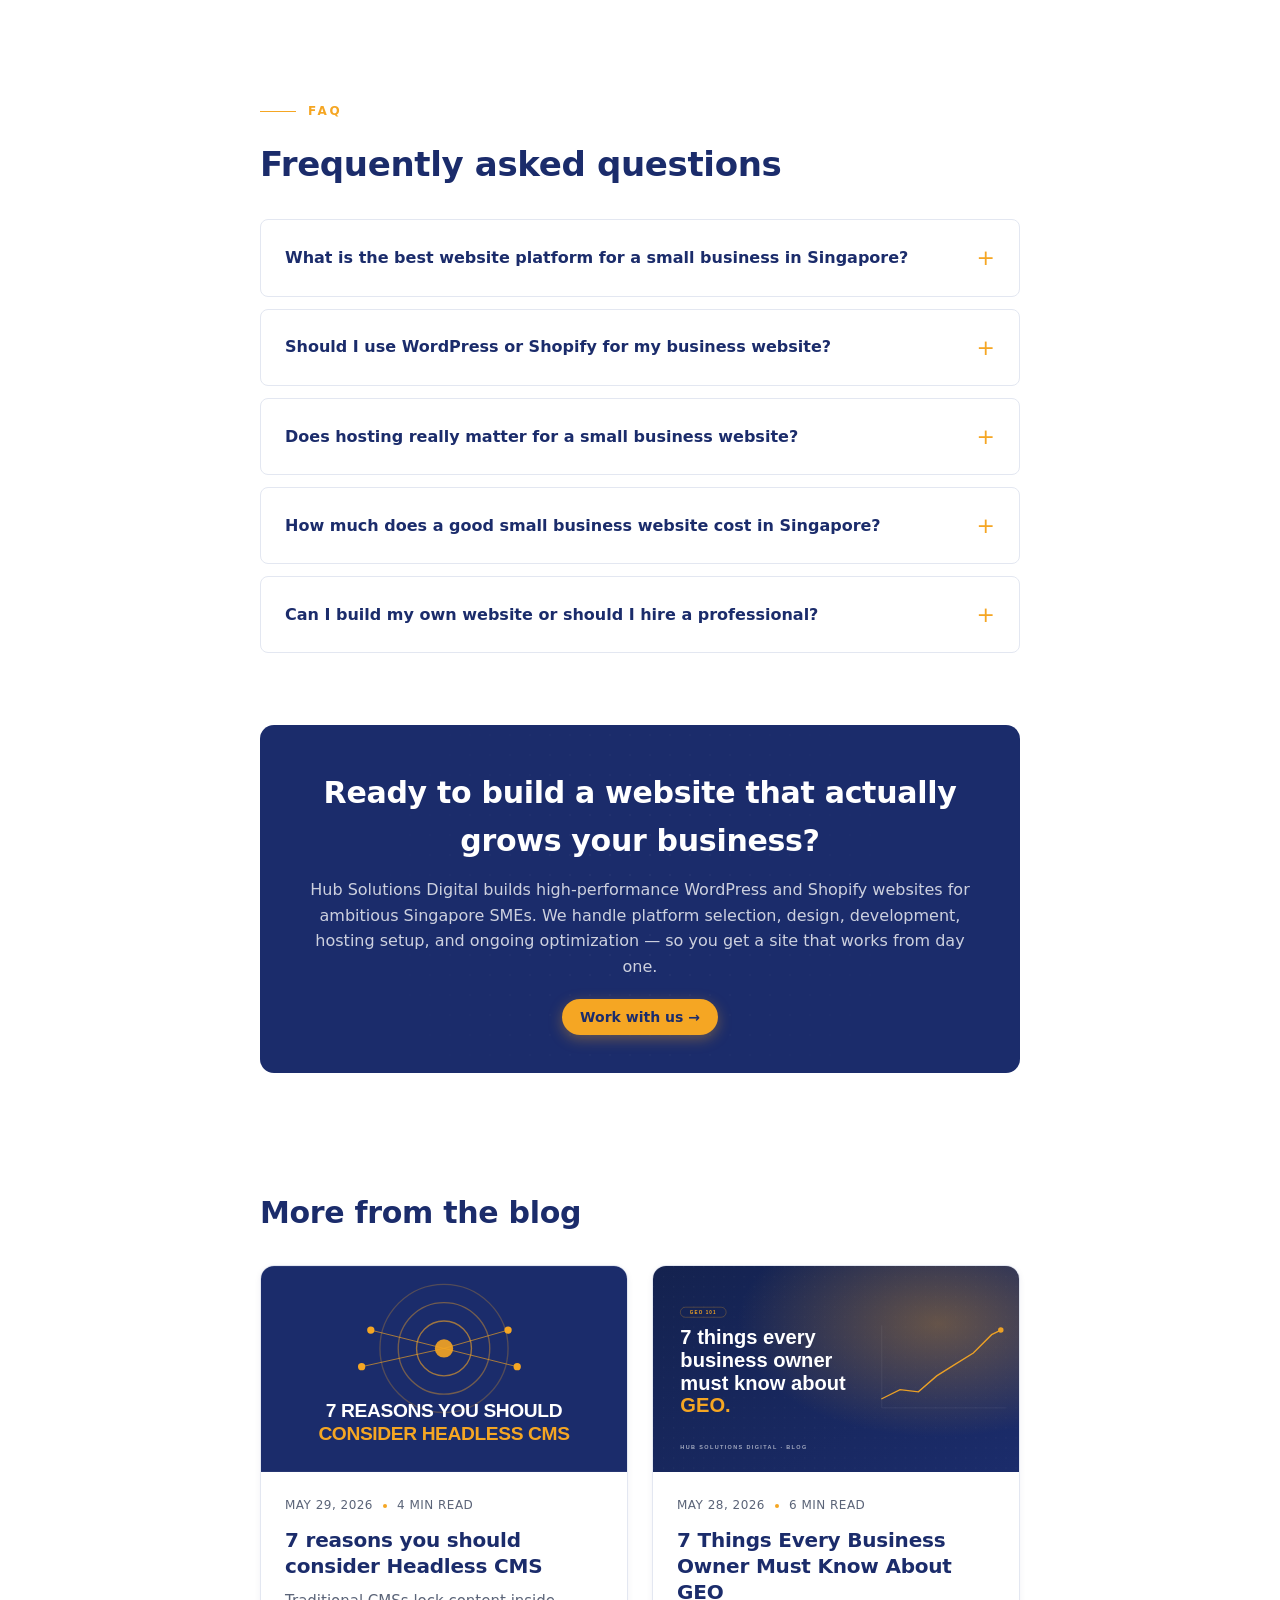
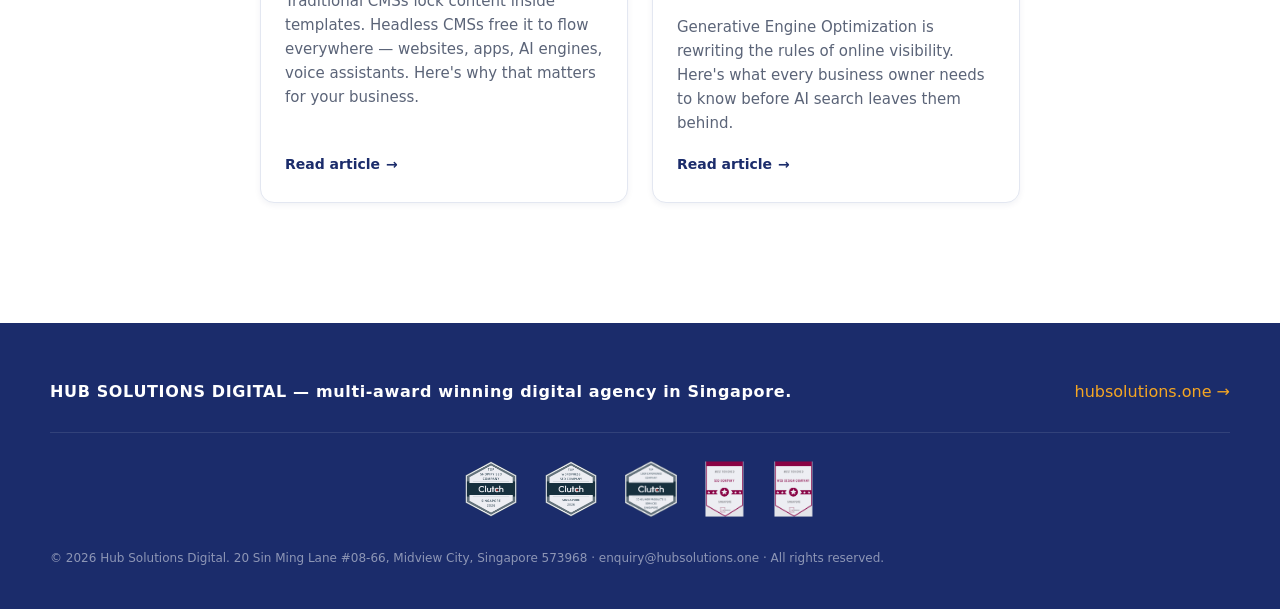
<file: posts/best-platform-for-a-small-business-website.html>
<!DOCTYPE html>
<html lang="en">
<head>
  <meta charset="UTF-8" />
  <meta name="viewport" content="width=device-width, initial-scale=1.0" />

  <!-- SEO -->
  <title>Best Platform for a Small Business Website — Hub Solutions Digital</title>
  <meta name="description" content="WordPress, Shopify, or custom? The right platform and hosting for your small business website in Singapore determines speed, security, and growth. Here's how to choose." />
  <link rel="canonical" href="https://hubsolutions.one/blog/posts/best-platform-for-a-small-business-website.html" />

  <!-- Open Graph -->
  <meta property="og:type" content="article" />
  <meta property="og:title" content="Best Platform for a Small Business Website" />
  <meta property="og:description" content="WordPress, Shopify, or custom? The right platform and hosting for your small business website in Singapore determines speed, security, and growth. Here's how to choose." />
  <meta property="og:url" content="https://hubsolutions.one/blog/posts/best-platform-for-a-small-business-website.html" />
  <meta property="og:image" content="https://hubsolutions.one/blog/images/platform-thumb.svg" />
  <meta property="article:published_time" content="2026-06-18" />
  <meta property="article:author" content="Susan" />
  <meta name="twitter:card" content="summary_large_image" />

  <!-- JSON-LD: Article -->
  <script type="application/ld+json">
  {
    "@context": "https://schema.org",
    "@type": "Article",
    "headline": "Best Platform for a Small Business Website",
    "description": "WordPress, Shopify, or custom? The right platform and hosting for your small business website in Singapore determines speed, security, and growth. Here's how to choose.",
    "image": "https://hubsolutions.one/blog/images/platform-thumb.svg",
    "datePublished": "2026-06-18",
    "author": { "@type": "Person", "name": "Susan" },
    "publisher": {
      "@type": "Organization",
      "name": "Hub Solutions Digital",
      "url": "https://hubsolutions.one"
    },
    "mainEntityOfPage": "https://hubsolutions.one/blog/posts/best-platform-for-a-small-business-website.html"
  }
  </script>

  <!-- JSON-LD: FAQPage -->
  <script type="application/ld+json">
  {
    "@context": "https://schema.org",
    "@type": "FAQPage",
    "mainEntity": [
      {
        "@type": "Question",
        "name": "What is the best website platform for a small business in Singapore?",
        "acceptedAnswer": { "@type": "Answer", "text": "For most Singapore SMEs, WordPress paired with managed hosting offers the best balance of flexibility, cost, and long-term control. Shopify is ideal if you're primarily e-commerce. Custom platforms make sense only when you need highly specific functionality that off-the-shelf solutions can't deliver." }
      },
      {
        "@type": "Question",
        "name": "Should I use WordPress or Shopify for my business website?",
        "acceptedAnswer": { "@type": "Answer", "text": "Use Shopify if selling products is your primary function and you want an all-in-one e-commerce solution. Use WordPress if you need a content-rich site, service business site, or want full control over SEO, design, and integrations. WordPress is more flexible; Shopify is more streamlined for online stores." }
      },
      {
        "@type": "Question",
        "name": "Does hosting really matter for a small business website?",
        "acceptedAnswer": { "@type": "Answer", "text": "Yes — hosting determines your site's speed, uptime, and security. Cheap shared hosting often leads to slow load times, frequent downtime, and poor support. Managed WordPress hosting or a reputable cloud host (like Cloudways or WP Engine) delivers faster performance, better security, and measurably higher conversion rates." }
      },
      {
        "@type": "Question",
        "name": "How much does a good small business website cost in Singapore?",
        "acceptedAnswer": { "@type": "Answer", "text": "A professionally built WordPress or Shopify site for a Singapore SME typically ranges from SGD 3,000 to SGD 12,000 depending on complexity, design, and integrations. Ongoing hosting and maintenance typically costs SGD 50–300 per month. DIY platforms can start cheaper but often lack the polish, speed, and SEO optimization that drive real business results." }
      },
      {
        "@type": "Question",
        "name": "Can I build my own website or should I hire a professional?",
        "acceptedAnswer": { "@type": "Answer", "text": "You can build your own site using platforms like WordPress, Shopify, or Wix — but professional web design delivers measurably better results. A well-built site loads faster, ranks higher on Google, converts more visitors, and saves you hundreds of hours. For most Singapore business owners, hiring a web design agency is the faster, more profitable path." }
      }
    ]
  }
  </script>

  <link rel="preconnect" href="https://api.fontshare.com" crossorigin />
  <link rel="stylesheet" href="https://api.fontshare.com/v2/css?f[]=general-sans@400,500,600,700&display=swap" />
  <link rel="stylesheet" href="../styles.css" />
</head>
<body>

  <!-- Header -->
  <header class="site-header">
    <div class="container row">
      <a href="../index.html" class="wordmark">
        <img src="../images/logo.png" alt="Hub Solutions Digital — multi-award winning digital agency Singapore" class="logo-img" />
      </a>
      <nav class="nav">
        <a href="https://hubsolutions.one">Home</a>
        <a href="../index.html">Blog</a>
        <a href="../contact.html">Contact</a>
        <a class="btn-amber" href="../contact.html">Work with us →</a>
      </nav>
    </div>
  </header>

  <!-- Hero -->
  <section class="post-hero">
    <div class="container read">
      <span class="eyebrow fade-up">Marketing · SME · Website</span>
      <h1 class="fade-up d1">Best platform for a <span class="hl">small business website.</span></h1>
      <p class="sub fade-up d2">For Singapore SMEs, choosing the right website platform and hosting isn't just a technical decision — it's a growth decision. The wrong choice costs you speed, credibility, and customers. Here's the plain-English guide to making the right call.</p>
      <div class="byline fade-up d3">
        <span><strong>Susan</strong> · Author</span>
        <span>June 18, 2026</span>
        <span>7 min read</span>
      </div>
    </div>
  </section>

  <!-- Body -->
  <article class="post-body">
    <div class="container read">

      <!-- SECTION 01 -->
      <section class="section-block fade-up">
        <div class="section-num"><span class="bar"></span>01</div>
        <h2>Your website platform determines everything else</h2>
        <p>The platform you choose to build your small business website on isn't just a backend detail — it controls <span class="hl">how fast your site loads, how well it ranks on Google, how easy it is to update, and how much it costs to maintain</span>. Pick wrong, and you'll spend years fighting technical debt, slow performance, and rising costs.</p>
        <p>Pick right, and your website becomes a reliable growth engine that you can scale, optimize, and update without needing a developer for every small change.</p>

        <div class="stat-grid fade-up">
          <div class="stat-card"><div class="num">68<span class="unit">%</span></div><div class="label">of Singapore SMEs say their website is their most important marketing channel</div></div>
          <div class="stat-card"><div class="num">3.2<span class="unit">s</span></div><div class="label">average load time difference between budget hosting and managed hosting</div></div>
          <div class="stat-card"><div class="num">2.4×</div><div class="label">higher conversion rates on professionally hosted sites vs. cheap shared hosting</div></div>
        </div>
      </section>

      <!-- SECTION 02 -->
      <section class="section-block fade-up">
        <div class="section-num"><span class="bar"></span>02</div>
        <h2>The three platform options every Singapore SME should consider</h2>
        <p>There are dozens of website platforms, but only three categories matter for most small businesses in Singapore: <span class="hl">WordPress, Shopify, and custom-built solutions</span>. Each serves a different business model and budget.</p>

        <div class="callout"><strong>WordPress</strong> powers 43% of all websites globally — and for good reason. It's flexible, SEO-friendly, and you own everything. Best for service businesses, agencies, content-driven sites, and businesses that need full control over design and integrations.</div>

        <p><strong>Shopify</strong> is the leading e-commerce platform. If your business model is primarily online sales, Shopify handles product listings, payments, inventory, and shipping out of the box. It's less flexible than WordPress, but faster to launch for pure e-commerce.</p>

        <p><strong>Custom platforms</strong> (built from scratch) make sense only when you need highly specific functionality — think SaaS products, membership platforms, or complex booking systems. They're expensive, time-consuming, and harder to maintain, but give you total control.</p>

        <div class="pullquote">For 80% of Singapore SMEs, WordPress is the right answer. For product-based businesses, Shopify. Custom builds are rarely worth it unless you're venture-backed.</div>
      </section>

      <!-- SECTION 03 -->
      <section class="section-block fade-up">
        <div class="section-num"><span class="bar"></span>03</div>
        <h2>WordPress vs. Shopify — the comparison that matters</h2>
        <p>Most Singapore business owners narrow their decision to WordPress or Shopify. Here's the honest breakdown of what each platform does well — and where it falls short.</p>

        <div class="compare">
          <div class="compare-col left">
            <h5>Shopify</h5>
            <ul>
              <li>Built for e-commerce — products, payments, shipping all integrated</li>
              <li>Faster initial setup for online stores</li>
              <li>Monthly subscription model (SGD 40–400/month)</li>
              <li>Less design flexibility, harder to customize</li>
              <li>SEO is good but not as powerful as WordPress</li>
              <li>You don't own the platform — Shopify does</li>
            </ul>
          </div>
          <div class="compare-col right">
            <h5>WordPress</h5>
            <ul>
              <li>Flexible — works for any business type, from blogs to booking systems</li>
              <li>Best-in-class SEO control and optimization</li>
              <li>You own the site, the content, and the data</li>
              <li>Thousands of plugins for any feature you need</li>
              <li>Hosting is separate (more control, but requires choosing a good host)</li>
              <li>Slightly steeper learning curve, but far more powerful long-term</li>
            </ul>
          </div>
        </div>
      </section>

      <!-- MID CTA -->
      <div class="cta-block fade-up">
        <h3>Not sure which platform is right for your business?</h3>
        <p>We help Singapore SMEs choose the right platform, build high-performance websites, and set up hosting that actually works. <a href="../contact.html" style="color:var(--amber);font-weight:600;border-bottom:1.5px solid var(--amber)">Talk to our web design team</a> — we'll recommend the best setup for your business model and budget.</p>
        <a class="btn-amber" href="../contact.html">Work with us →</a>
      </div>

      <!-- SECTION 04 -->
      <section class="section-block fade-up">
        <div class="section-num"><span class="bar"></span>04</div>
        <h2>Hosting matters more than most business owners realize</h2>
        <p>You can build a beautiful website on the best platform — and still lose customers if your hosting is slow, unreliable, or insecure. <span class="hl">Hosting is the foundation</span>. It controls your site's speed, uptime, security, and how well it handles traffic spikes.</p>

        <p>Many Singapore SMEs choose the cheapest shared hosting option (SGD 5–10/month) and then wonder why their site is slow, goes down during peak hours, or gets hacked. Cheap hosting is a false economy — the cost of lost customers, downtime, and security breaches far exceeds the savings.</p>

        <div class="stat-grid fade-up">
          <div class="stat-card"><div class="num">53<span class="unit">%</span></div><div class="label">of mobile users abandon a site that takes longer than 3 seconds to load</div></div>
          <div class="stat-card"><div class="num">1<span class="unit">s</span></div><div class="label">delay in page load time = 7% drop in conversions</div></div>
          <div class="stat-card"><div class="num">99.9<span class="unit">%</span></div><div class="label">uptime is the minimum acceptable standard for business websites</div></div>
        </div>

        <div class="callout"><strong>Managed WordPress hosting</strong> (providers like WP Engine, Kinsta, or Cloudways) costs SGD 30–150/month but delivers measurably faster load times, automatic backups, better security, and expert support. For most Singapore SMEs, it's worth every dollar.</div>
      </section>

      <!-- SECTION 05 -->
      <section class="section-block fade-up">
        <div class="section-num"><span class="bar"></span>05</div>
        <h2>The old way vs. the new way of choosing a platform</h2>
        <p>Ten years ago, choosing a website platform meant picking between expensive custom builds or clunky DIY tools. Today, the market has matured — but many Singapore business owners still make decisions based on outdated advice.</p>

        <div class="compare">
          <div class="compare-col left">
            <h5>The old way</h5>
            <ul>
              <li>Pick the cheapest option to save money upfront</li>
              <li>Use whatever the nephew or freelancer recommends</li>
              <li>Assume all hosting is the same</li>
              <li>Build once, never update or optimize</li>
              <li>Ignore mobile performance and SEO</li>
            </ul>
          </div>
          <div class="compare-col right">
            <h5>The new way</h5>
            <ul>
              <li>Choose based on long-term business goals, not upfront cost</li>
              <li>Match platform to business model (e-commerce = Shopify, services = WordPress)</li>
              <li>Invest in quality hosting from day one</li>
              <li>Build with SEO, speed, and mobile performance as priorities</li>
              <li>Plan for growth — scalability, integrations, and future features</li>
            </ul>
          </div>
        </div>
      </section>

      <!-- SECTION 06 -->
      <section class="section-block fade-up">
        <div class="section-num"><span class="bar"></span>06</div>
        <h2>SEO starts with your platform and hosting choice</h2>
        <p>Google's ranking algorithm prioritizes fast, secure, mobile-friendly websites. If your platform or hosting can't deliver those fundamentals, you're fighting an uphill SEO battle from day one.</p>

        <p><span class="hl">WordPress gives you the most SEO control</span> — clean URLs, meta tags, schema markup, image optimization, and plugin support for advanced features. Shopify's SEO is good, but more constrained. Custom platforms can be optimized well, but require developer expertise for every change.</p>

        <p>Hosting impacts SEO directly through site speed. Google uses Core Web Vitals (load time, interactivity, visual stability) as ranking factors. Slow hosting = poor Core Web Vitals = lower rankings. Managed hosting solves this.</p>

        <div class="pullquote">We've seen Singapore SMEs jump 15–40 positions in Google rankings just by migrating from cheap shared hosting to managed WordPress hosting. Same site, same content — just faster infrastructure.</div>
      </section>

      <!-- SECTION 07 -->
      <section class="section-block fade-up">
        <div class="section-num"><span class="bar"></span>07</div>
        <h2>The real cost of a small business website in Singapore</h2>
        <p>Budget is always a factor, but understanding the <em>total cost of ownership</em> prevents expensive mistakes. A cheap website that doesn't convert, loads slowly, or needs constant fixes ends up costing far more than a well-built site from the start.</p>

        <p><strong>WordPress site:</strong> Professional design and build typically costs SGD 3,000–8,000. Hosting costs SGD 30–150/month. Annual maintenance (updates, backups, security) runs SGD 600–1,800/year. Total year-one cost: SGD 4,000–11,000.</p>

        <p><strong>Shopify site:</strong> Theme customization and setup costs SGD 2,500–7,000. Shopify subscription is SGD 40–400/month. Apps and integrations add SGD 20–150/month. Total year-one cost: SGD 3,500–10,000.</p>

        <p><strong>Custom platform:</strong> Development starts at SGD 15,000 and commonly exceeds SGD 40,000. Ongoing maintenance requires a developer on retainer (SGD 2,000–6,000/month). Custom builds make sense only for unique business models or venture-backed startups.</p>

        <div class="callout"><strong>Reality check:</strong> A professionally built WordPress or Shopify site costs less than most Singapore SMEs spend on a single trade show booth — but delivers 24/7 marketing, lead generation, and customer acquisition for years.</div>
      </section>

      <!-- FAQ -->
      <section class="faq-section fade-up">
        <div class="section-num"><span class="bar"></span>FAQ</div>
        <h2>Frequently asked questions</h2>
        <div class="faq-list">
          <details class="faq-item">
            <summary>What is the best website platform for a small business in Singapore?</summary>
            <div class="ans">For most Singapore SMEs, WordPress paired with managed hosting offers the best balance of flexibility, cost, and long-term control. Shopify is ideal if you're primarily e-commerce. Custom platforms make sense only when you need highly specific functionality that off-the-shelf solutions can't deliver.</div>
          </details>
          <details class="faq-item">
            <summary>Should I use WordPress or Shopify for my business website?</summary>
            <div class="ans">Use Shopify if selling products is your primary function and you want an all-in-one e-commerce solution. Use WordPress if you need a content-rich site, service business site, or want full control over SEO, design, and integrations. WordPress is more flexible; Shopify is more streamlined for online stores.</div>
          </details>
          <details class="faq-item">
            <summary>Does hosting really matter for a small business website?</summary>
            <div class="ans">Yes — hosting determines your site's speed, uptime, and security. Cheap shared hosting often leads to slow load times, frequent downtime, and poor support. Managed WordPress hosting or a reputable cloud host (like Cloudways or WP Engine) delivers faster performance, better security, and measurably higher conversion rates.</div>
          </details>
          <details class="faq-item">
            <summary>How much does a good small business website cost in Singapore?</summary>
            <div class="ans">A professionally built WordPress or Shopify site for a Singapore SME typically ranges from SGD 3,000 to SGD 12,000 depending on complexity, design, and integrations. Ongoing hosting and maintenance typically costs SGD 50–300 per month. DIY platforms can start cheaper but often lack the polish, speed, and SEO optimization that drive real business results.</div>
          </details>
          <details class="faq-item">
            <summary>Can I build my own website or should I hire a professional?</summary>
            <div class="ans">You can build your own site using platforms like WordPress, Shopify, or Wix — but professional web design delivers measurably better results. A well-built site loads faster, ranks higher on Google, converts more visitors, and saves you hundreds of hours. For most Singapore business owners, hiring a web design agency is the faster, more profitable path.</div>
          </details>
        </div>
      </section>

      <!-- FINAL CTA -->
      <div class="cta-block fade-up">
        <h3>Ready to build a website that actually grows your business?</h3>
        <p>Hub Solutions Digital builds high-performance WordPress and Shopify websites for ambitious Singapore SMEs. We handle platform selection, design, development, hosting setup, and ongoing optimization — so you get a site that works from day one.</p>
        <a class="btn-amber" href="../contact.html">Work with us →</a>
      </div>

      <!-- Related posts -->
      <section class="related-section">
        <h2>More from the blog</h2>
        <div id="related-grid" class="related-grid"></div>
      </section>

    </div>
  </article>

  <!-- Footer -->
  <footer class="site-footer">
    <div class="container row">
      <div class="brand-line">HUB SOLUTIONS DIGITAL — multi-award winning digital agency in Singapore.</div>
      <div><a href="https://hubsolutions.one">hubsolutions.one →</a></div>
    </div>
    <div class="container">
      <div class="footer-awards">
        <img src="../images/award-clutch-shopify-seo.png" alt="Clutch — Top Shopify SEO Company Singapore" loading="lazy" />
        <img src="../images/award-clutch-wordpress-seo.png" alt="Clutch — Top WordPress SEO Company Singapore" loading="lazy" />
        <img src="../images/award-clutch-ux.png" alt="Clutch — Top UX Company Singapore" loading="lazy" />
        <img src="../images/award-manifest-seo.png" alt="The Manifest — Most Reviewed SEO Singapore" loading="lazy" />
        <img src="../images/award-web-design.png" alt="Top Web Design Company Singapore 2025" loading="lazy" />
      </div>
      <small>© <span id="year"></span> Hub Solutions Digital. 20 Sin Ming Lane #08-66, Midview City, Singapore 573968 · enquiry@hubsolutions.one · All rights reserved.</small>
    </div>
  </footer>

  <script>
    document.getElementById('year').textContent = new Date().getFullYear();

    const io = new IntersectionObserver((entries) => {
      entries.forEach(e => { if (e.isIntersecting) { e.target.classList.add('in-view'); io.unobserve(e.target); } });
    }, { threshold: 0.12 });
    document.querySelectorAll('.fade-up, .chart-card').forEach(el => io.observe(el));

    const currentSlug = location.pathname.split('/').pop();
    function fmtDate(iso){ return new Date(iso+'T00:00:00').toLocaleDateString('en-US',{year:'numeric',month:'short',day:'numeric'}); }
    fetch('../posts.json', { cache: 'no-store' })
      .then(r => r.json())
      .then(posts => {
        const related = posts
          .filter(p => !p.link.endsWith(currentSlug))
          .sort((a,b) => a.date < b.date ? 1 : -1)
          .slice(0, 3);
        if (!related.length) {
          document.getElementById('related-grid').innerHTML =
            '<div class="post-empty">More posts coming soon.</div>';
          return;
        }
        document.getElementById('related-grid').innerHTML = related.map(p => `
          <a class="post-card" href="../${p.link}">
            <div class="thumb">${p.thumbnail.endsWith('.svg')
              ? `<object data="../${p.thumbnail}" type="image/svg+xml" style="pointer-events:none;width:100%;height:100%"></object>`
              : `<img src="../${p.thumbnail}" alt="${p.title}" loading="lazy"/>`}</div>
            <div class="body">
              <div class="meta"><span>${fmtDate(p.date)}</span><span class="dot"></span><span>${p.readingTime||''}</span></div>
              <h3>${p.title}</h3><p>${p.excerpt}</p>
              <span class="read-more">Read article</span>
            </div>
          </a>`).join('');
      })
      .catch(() => {});
  </script>
</body>
</html>
</file>
<file: styles.css>
/* ============================================================
   HUB SOLUTIONS DIGITAL — Blog styles
   Navy #1B2C6B / Amber #F5A623 / White / Light grey #F4F6FB
   ============================================================ */

:root {
  --navy: #1B2C6B;
  --navy-deep: #14224F;
  --navy-soft: #2A3E85;
  --amber: #F5A623;
  --amber-soft: #FFC462;
  --white: #FFFFFF;
  --grey: #F4F6FB;
  --grey-border: #E3E7F1;
  --text: #1A1F36;
  --text-muted: #5B6478;
  --radius: 14px;
  --radius-sm: 8px;
  --maxw: 1180px;
  --readw: 760px;
  --shadow-sm: 0 2px 6px rgba(20, 34, 79, 0.06);
  --shadow-md: 0 12px 32px rgba(20, 34, 79, 0.08);
  --shadow-lg: 0 24px 60px rgba(20, 34, 79, 0.14);
  --t: cubic-bezier(.2,.7,.2,1);
}

* { box-sizing: border-box; }
html { scroll-behavior: smooth; -webkit-text-size-adjust: 100%; }
body {
  margin: 0;
  font-family: 'General Sans', system-ui, -apple-system, Segoe UI, Roboto, sans-serif;
  font-weight: 400;
  color: var(--text);
  background: var(--white);
  line-height: 1.6;
  -webkit-font-smoothing: antialiased;
}
img, svg { display: block; max-width: 100%; }
a { color: inherit; text-decoration: none; }
.container { width: min(100% - 40px, var(--maxw)); margin-inline: auto; }
.read { width: min(100% - 40px, var(--readw)); margin-inline: auto; }

/* ---------- Header ---------- */
.site-header {
  position: sticky; top: 0; z-index: 50;
  background: rgba(255,255,255,0.92);
  backdrop-filter: saturate(180%) blur(12px);
  border-bottom: 1px solid var(--grey-border);
}
.site-header .row {
  display: flex; align-items: center; justify-content: space-between;
  height: 72px;
}
.wordmark {
  display: inline-flex; align-items: center;
}
.wordmark img.logo-img {
  height: 40px; width: auto; display: block;
}
@media (max-width: 720px) {
  .wordmark img.logo-img { height: 32px; }
}
.nav { display: flex; align-items: center; gap: 28px; }
.nav a {
  font-size: 14px; font-weight: 500; color: var(--text);
  transition: color .2s var(--t);
}
.nav a:hover { color: var(--navy); }
.btn-amber {
  background: var(--amber); color: var(--navy);
  padding: 10px 18px; border-radius: 999px;
  font-weight: 600; font-size: 14px;
  transition: transform .2s var(--t), box-shadow .2s var(--t), background .2s var(--t);
  box-shadow: 0 4px 14px rgba(245, 166, 35, 0.35);
}
.btn-amber:hover { background: var(--amber-soft); transform: translateY(-1px); box-shadow: 0 8px 20px rgba(245, 166, 35, 0.45); }
.btn-ghost {
  border: 1.5px solid rgba(255,255,255,0.4); color: var(--white);
  padding: 12px 22px; border-radius: 999px; font-weight: 600; font-size: 14px;
  transition: background .2s var(--t), border-color .2s var(--t);
}
.btn-ghost:hover { background: rgba(255,255,255,0.08); border-color: rgba(255,255,255,0.7); }

/* ---------- Footer ---------- */
.site-footer {
  background: var(--navy); color: rgba(255,255,255,0.78);
  padding: 56px 0 40px; margin-top: 80px;
}
.site-footer .row {
  display: flex; flex-wrap: wrap; gap: 20px;
  align-items: center; justify-content: space-between;
}
.site-footer .brand-line { font-weight: 600; color: var(--white); letter-spacing: .04em; }
.site-footer a { color: var(--amber); font-weight: 500; }
.site-footer small { display: block; margin-top: 24px; font-size: 12px; color: rgba(255,255,255,0.5); }

/* ============================================================
   AWARDS STRIP — shown on homepage, contact page, and (smaller)
   in the footer of every page. We're multi-award winning.
   ============================================================ */
.awards-strip {
  background: var(--white);
  padding: 56px 0 64px;
  border-bottom: 1px solid var(--grey-border);
}
.awards-strip .label {
  text-align: center;
  font-size: 12px; font-weight: 700; letter-spacing: 0.24em;
  color: var(--text-muted); text-transform: uppercase;
  margin-bottom: 28px;
}
.awards-strip .label span { color: var(--amber); }
.awards-grid {
  display: flex; flex-wrap: wrap; justify-content: center;
  align-items: center; gap: 28px 44px;
}
.awards-grid img {
  height: 96px; width: auto;
  filter: none;
  transition: transform .25s var(--t);
}
.awards-grid img:hover { transform: translateY(-3px); }

@media (max-width: 720px) {
  .awards-strip { padding: 40px 0 44px; }
  .awards-grid { gap: 20px 24px; }
  .awards-grid img { height: 72px; }
}

/* Smaller award row inside the footer */
.footer-awards {
  display: flex; flex-wrap: wrap; justify-content: center;
  align-items: center; gap: 18px 28px;
  padding: 28px 0 8px;
  border-top: 1px solid rgba(255,255,255,0.1);
  margin-top: 28px;
}
.footer-awards img { height: 56px; width: auto; opacity: 0.92; }
@media (max-width: 720px) {
  .footer-awards img { height: 44px; }
}

/* ============================================================
   HOMEPAGE
   ============================================================ */
.home-hero {
  background: var(--navy);
  color: var(--white);
  padding: 96px 0 110px;
  position: relative;
  overflow: hidden;
}
.home-hero::before {
  /* subtle dot grid */
  content: ""; position: absolute; inset: 0;
  background-image: radial-gradient(rgba(255,255,255,0.08) 1px, transparent 1px);
  background-size: 22px 22px;
  mask-image: linear-gradient(180deg, rgba(0,0,0,0.6), transparent 80%);
  pointer-events: none;
}
.home-hero .eyebrow {
  display: inline-block; font-size: 12px; font-weight: 600;
  letter-spacing: 0.22em; color: var(--amber);
  text-transform: uppercase; margin-bottom: 18px;
  border: 1px solid rgba(245, 166, 35, 0.4);
  padding: 6px 14px; border-radius: 999px;
}
.home-hero h1 {
  font-size: clamp(36px, 5.4vw, 64px);
  line-height: 1.05; font-weight: 600; margin: 0 0 18px;
  letter-spacing: -0.02em;
}
.home-hero h1 .hl { color: var(--amber); }
.home-hero p {
  font-size: clamp(16px, 1.7vw, 19px); color: rgba(255,255,255,0.78);
  max-width: 640px; margin: 0;
}

/* Post grid */
.posts-section { padding: 80px 0 40px; }
.posts-head {
  display: flex; justify-content: space-between; align-items: end;
  margin-bottom: 40px; gap: 20px; flex-wrap: wrap;
}
.posts-head h2 {
  font-size: clamp(26px, 3vw, 36px); letter-spacing: -0.01em;
  margin: 0; color: var(--navy); font-weight: 600;
}
.posts-head p { color: var(--text-muted); margin: 0; }
.post-grid {
  display: grid; gap: 28px;
  grid-template-columns: repeat(auto-fill, minmax(320px, 1fr));
}
.post-card {
  background: var(--white); border-radius: var(--radius);
  border: 1px solid var(--grey-border); overflow: hidden;
  display: flex; flex-direction: column;
  transition: transform .3s var(--t), box-shadow .3s var(--t), border-color .3s var(--t);
  box-shadow: var(--shadow-sm);
}
.post-card:hover { transform: translateY(-4px); box-shadow: var(--shadow-lg); border-color: transparent; }
.post-card .thumb {
  aspect-ratio: 16/9; background: var(--grey);
  overflow: hidden; position: relative;
}
.post-card .thumb img, .post-card .thumb svg { width: 100%; height: 100%; object-fit: cover; }
.post-card .body { padding: 24px 24px 26px; display: flex; flex-direction: column; flex: 1; }
.post-card .meta {
  display: flex; align-items: center; gap: 10px;
  font-size: 12px; color: var(--text-muted);
  letter-spacing: 0.04em; text-transform: uppercase; margin-bottom: 12px;
}
.post-card .meta .dot { width: 4px; height: 4px; border-radius: 50%; background: var(--amber); }
.post-card h3 {
  font-size: 20px; line-height: 1.3; margin: 0 0 10px;
  color: var(--navy); font-weight: 600; letter-spacing: -0.01em;
}
.post-card p { font-size: 15px; color: var(--text-muted); margin: 0 0 18px; flex: 1; }
.post-card .read-more {
  font-size: 14px; color: var(--navy); font-weight: 600;
  display: inline-flex; align-items: center; gap: 6px;
}
.post-card .read-more::after { content: "→"; transition: transform .2s var(--t); }
.post-card:hover .read-more::after { transform: translateX(4px); }
.post-empty {
  padding: 60px; text-align: center; color: var(--text-muted);
  border: 1px dashed var(--grey-border); border-radius: var(--radius);
}

/* ============================================================
   BLOG POST PAGES
   ============================================================ */
.post-hero {
  background: var(--navy); color: var(--white);
  padding: 96px 0 100px; position: relative; overflow: hidden;
}
.post-hero::before {
  content: ""; position: absolute; inset: 0;
  background-image: radial-gradient(rgba(255,255,255,0.07) 1px, transparent 1px);
  background-size: 22px 22px;
  mask-image: linear-gradient(180deg, rgba(0,0,0,0.7), transparent 75%);
  pointer-events: none;
}
.post-hero .eyebrow {
  display: inline-block; font-size: 12px; font-weight: 600;
  letter-spacing: 0.22em; color: var(--amber);
  text-transform: uppercase; margin-bottom: 22px;
  border: 1px solid rgba(245, 166, 35, 0.4);
  padding: 6px 14px; border-radius: 999px;
}
.post-hero h1 {
  font-size: clamp(34px, 5vw, 58px);
  line-height: 1.08; font-weight: 600;
  margin: 0 0 22px; letter-spacing: -0.02em;
  max-width: 960px;
}
.post-hero h1 .hl { color: var(--amber); }
.post-hero .sub {
  font-size: clamp(16px, 1.6vw, 19px);
  color: rgba(255,255,255,0.78);
  max-width: 700px; margin: 0 0 36px;
}
.post-hero .byline {
  display: flex; flex-wrap: wrap; gap: 18px 28px;
  font-size: 13px; color: rgba(255,255,255,0.7);
}
.post-hero .byline strong { color: var(--white); font-weight: 600; }

/* Article body */
.post-body { padding: 80px 0 40px; }
.section-block {
  margin-bottom: 72px;
}
.section-num {
  display: inline-flex; align-items: center; gap: 12px;
  font-size: 12px; font-weight: 700; letter-spacing: 0.22em;
  color: var(--amber); text-transform: uppercase; margin-bottom: 16px;
}
.section-num .bar { width: 36px; height: 1.5px; background: var(--amber); }
.section-block h2 {
  font-size: clamp(26px, 3vw, 36px);
  font-weight: 600; line-height: 1.2;
  color: var(--navy); margin: 0 0 20px;
  letter-spacing: -0.01em;
}
.section-block p {
  font-size: 17px; line-height: 1.75; color: var(--text);
  margin: 0 0 18px;
}
.section-block .hl {
  background: linear-gradient(120deg, transparent 0 12%, rgba(245, 166, 35, 0.32) 12% 88%, transparent 88%);
  padding: 0 2px;
}

/* Pull quote */
.pullquote {
  border-left: 3px solid var(--amber);
  padding: 8px 0 8px 24px;
  margin: 32px 0;
  font-size: 22px; line-height: 1.45;
  color: var(--navy); font-weight: 500;
  letter-spacing: -0.01em;
}

/* Callout block */
.callout {
  background: var(--grey); border-radius: var(--radius);
  padding: 24px 26px; margin: 28px 0;
  border-left: 4px solid var(--amber);
}
.callout strong { color: var(--navy); }

/* CTA blocks */
.cta-block {
  background: var(--navy); color: var(--white);
  border-radius: var(--radius); padding: 44px 40px;
  margin: 56px 0; text-align: center;
  position: relative; overflow: hidden;
}
.cta-block::before {
  content: ""; position: absolute; inset: 0;
  background-image: radial-gradient(rgba(255,255,255,0.07) 1px, transparent 1px);
  background-size: 20px 20px;
  mask-image: radial-gradient(circle at center, rgba(0,0,0,0.6), transparent 70%);
  pointer-events: none;
}
.cta-block h3 {
  position: relative;
  font-size: clamp(22px, 2.6vw, 30px);
  margin: 0 0 12px; font-weight: 600; letter-spacing: -0.01em;
}
.cta-block p { position: relative; color: rgba(255,255,255,0.78); margin: 0 0 24px; }
.cta-block .btn-amber { position: relative; }

/* ============================================================
   VISUALS (stat cards, charts, comparison, query chips)
   ============================================================ */
.stat-grid {
  display: grid; gap: 20px; margin: 32px 0 8px;
  grid-template-columns: repeat(auto-fit, minmax(180px, 1fr));
}
.stat-card {
  background: var(--white); border: 1px solid var(--grey-border);
  border-radius: var(--radius); padding: 24px 22px;
  position: relative; overflow: hidden;
  box-shadow: var(--shadow-sm);
}
.stat-card::after {
  content: ""; position: absolute; top: 0; right: 0; width: 80px; height: 80px;
  background: radial-gradient(circle at top right, rgba(245,166,35,0.18), transparent 65%);
}
.stat-card .num {
  font-size: 38px; font-weight: 700; color: var(--navy);
  letter-spacing: -0.02em; line-height: 1;
}
.stat-card .num .unit { font-size: 22px; color: var(--amber); margin-left: 2px; }
.stat-card .label {
  margin-top: 10px; font-size: 13px; color: var(--text-muted);
  line-height: 1.5;
}

/* Chart card */
.chart-card {
  background: var(--navy); color: var(--white);
  border-radius: var(--radius); padding: 28px 26px;
  margin: 32px 0;
}
.chart-card .chart-title {
  display: flex; justify-content: space-between; align-items: end;
  margin-bottom: 18px; flex-wrap: wrap; gap: 8px;
}
.chart-card h4 { margin: 0; font-size: 17px; font-weight: 600; letter-spacing: -0.01em; }
.chart-card .legend { font-size: 12px; color: rgba(255,255,255,0.6); }
.chart-card .legend span.dot { display:inline-block; width: 8px; height: 8px; border-radius: 50%; background: var(--amber); margin-right: 6px; vertical-align: middle; }
.chart-svg { width: 100%; height: auto; display: block; }
.chart-path {
  fill: none; stroke: var(--amber); stroke-width: 2.5;
  stroke-linecap: round; stroke-linejoin: round;
  stroke-dasharray: 1000;
  stroke-dashoffset: 1000;
}
.in-view .chart-path { animation: drawline 1.8s cubic-bezier(.55,.05,.45,1) forwards; }
@keyframes drawline { to { stroke-dashoffset: 0; } }
.chart-area { fill: url(#amberFade); opacity: 0; }
.in-view .chart-area { animation: fadein 1.4s .6s forwards; }
@keyframes fadein { to { opacity: 0.9; } }

/* Comparison columns */
.compare {
  display: grid; gap: 20px; margin: 32px 0;
  grid-template-columns: repeat(auto-fit, minmax(240px, 1fr));
}
.compare-col {
  border-radius: var(--radius); padding: 26px 24px;
  border: 1px solid var(--grey-border);
}
.compare-col.left { background: var(--grey); }
.compare-col.right { background: var(--navy); color: var(--white); border-color: transparent; }
.compare-col h5 {
  margin: 0 0 16px; font-size: 13px; letter-spacing: 0.22em;
  text-transform: uppercase; font-weight: 700;
}
.compare-col.left h5 { color: var(--text-muted); }
.compare-col.right h5 { color: var(--amber); }
.compare-col ul { margin: 0; padding: 0; list-style: none; }
.compare-col li {
  padding: 10px 0 10px 26px; position: relative; font-size: 15px; line-height: 1.5;
  border-top: 1px solid var(--grey-border);
}
.compare-col.right li { border-top-color: rgba(255,255,255,0.12); }
.compare-col li:first-child { border-top: none; }
.compare-col li::before {
  content: ""; position: absolute; left: 0; top: 18px;
  width: 14px; height: 2px; background: var(--amber);
}

/* Query chips */
.chips-row {
  display: flex; flex-wrap: wrap; gap: 10px; margin: 18px 0 8px;
}
.chip {
  display: inline-flex; align-items: center; gap: 8px;
  background: var(--white); border: 1px solid var(--grey-border);
  border-radius: 999px; padding: 9px 16px;
  font-size: 13px; color: var(--text); font-weight: 500;
  box-shadow: var(--shadow-sm);
}
.chip .q { color: var(--amber); font-weight: 700; }

/* ============================================================
   FAQ
   ============================================================ */
.faq-section { padding: 24px 0 16px; }
.faq-section .section-num { margin-bottom: 16px; }
.faq-section h2 {
  font-size: clamp(26px, 3vw, 34px);
  color: var(--navy); font-weight: 600; margin: 0 0 28px;
  letter-spacing: -0.01em;
}
.faq-list { display: flex; flex-direction: column; gap: 12px; }
details.faq-item {
  background: var(--white); border: 1px solid var(--grey-border);
  border-radius: var(--radius-sm); padding: 0;
  transition: border-color .2s var(--t), box-shadow .2s var(--t);
}
details.faq-item[open] {
  border-color: var(--navy);
  box-shadow: var(--shadow-md);
}
details.faq-item summary {
  list-style: none; cursor: pointer;
  padding: 20px 24px; font-weight: 600; color: var(--navy);
  font-size: 16px; display: flex; align-items: center; justify-content: space-between; gap: 16px;
}
details.faq-item summary::-webkit-details-marker { display: none; }
details.faq-item summary::after {
  content: "+"; font-size: 22px; color: var(--amber);
  font-weight: 400; transition: transform .25s var(--t);
}
details.faq-item[open] summary::after { content: "−"; }
details.faq-item .ans {
  padding: 0 24px 22px; color: var(--text-muted);
  font-size: 15px; line-height: 1.7;
}

/* Related posts */
.related-section { padding: 60px 0 0; }
.related-section h2 {
  font-size: clamp(22px, 2.6vw, 30px); color: var(--navy);
  margin: 0 0 28px; font-weight: 600; letter-spacing: -0.01em;
}
.related-grid {
  display: grid; gap: 24px;
  grid-template-columns: repeat(auto-fit, minmax(260px, 1fr));
}

/* ============================================================
   CONTACT PAGE
   ============================================================ */
.contact-hero {
  background: var(--navy); color: var(--white);
  padding: 96px 0 110px; position: relative; overflow: hidden;
}
.contact-hero::before {
  content: ""; position: absolute; inset: 0;
  background-image: radial-gradient(rgba(255,255,255,0.08) 1px, transparent 1px);
  background-size: 22px 22px;
  mask-image: linear-gradient(180deg, rgba(0,0,0,0.6), transparent 80%);
  pointer-events: none;
}
.contact-hero .eyebrow {
  display: inline-block; font-size: 12px; font-weight: 600;
  letter-spacing: 0.22em; color: var(--amber);
  text-transform: uppercase; margin-bottom: 18px;
  border: 1px solid rgba(245, 166, 35, 0.4);
  padding: 6px 14px; border-radius: 999px;
}
.contact-hero h1 {
  font-size: clamp(36px, 5vw, 60px);
  line-height: 1.06; font-weight: 600; margin: 0 0 18px;
  letter-spacing: -0.02em; max-width: 880px;
}
.contact-hero h1 .hl { color: var(--amber); }
.contact-hero p {
  font-size: clamp(16px, 1.7vw, 19px); color: rgba(255,255,255,0.78);
  max-width: 640px; margin: 0;
}

.contact-section { padding: 80px 0; }
.contact-grid {
  display: grid; gap: 56px;
  grid-template-columns: 1.15fr 1fr;
  align-items: start;
}
@media (max-width: 900px) {
  .contact-grid { grid-template-columns: 1fr; gap: 48px; }
}

.contact-form-card {
  background: var(--white); border: 1px solid var(--grey-border);
  border-radius: var(--radius); padding: 36px;
  box-shadow: var(--shadow-md);
}
.contact-form-card h2 {
  margin: 0 0 8px; font-size: 26px; color: var(--navy);
  font-weight: 600; letter-spacing: -0.01em;
}
.contact-form-card .lead {
  margin: 0 0 28px; color: var(--text-muted); font-size: 15px;
}

form.contact-form { display: flex; flex-direction: column; gap: 18px; }
.field { display: flex; flex-direction: column; gap: 6px; }
.field label {
  font-size: 13px; font-weight: 600; color: var(--navy);
  letter-spacing: 0.02em;
}
.field label .req { color: var(--amber); margin-left: 2px; }
.field input,
.field select,
.field textarea {
  font: inherit; color: var(--text);
  padding: 12px 14px;
  border: 1.5px solid var(--grey-border);
  border-radius: var(--radius-sm);
  background: var(--white);
  transition: border-color .2s var(--t), box-shadow .2s var(--t);
  width: 100%;
}
.field input:focus,
.field select:focus,
.field textarea:focus {
  outline: none;
  border-color: var(--navy);
  box-shadow: 0 0 0 4px rgba(27, 44, 107, 0.1);
}
.field textarea { min-height: 120px; resize: vertical; }
.field-row { display: grid; grid-template-columns: 1fr 1fr; gap: 16px; }
@media (max-width: 540px) { .field-row { grid-template-columns: 1fr; } }

.contact-form button {
  margin-top: 8px;
  background: var(--amber); color: var(--navy);
  padding: 16px 28px; border: none; border-radius: 999px;
  font-weight: 700; font-size: 15px; cursor: pointer;
  letter-spacing: .02em;
  box-shadow: 0 4px 14px rgba(245, 166, 35, 0.35);
  transition: transform .2s var(--t), box-shadow .2s var(--t), background .2s var(--t);
}
.contact-form button:hover {
  background: var(--amber-soft); transform: translateY(-1px);
  box-shadow: 0 8px 20px rgba(245, 166, 35, 0.45);
}
.contact-form .form-note {
  font-size: 12px; color: var(--text-muted); text-align: center; margin-top: 4px;
}
.form-status {
  padding: 14px 18px; border-radius: var(--radius-sm);
  font-size: 14px; display: none;
}
.form-status.success {
  display: block; background: #E8F4EC; color: #1F6B3F;
  border-left: 3px solid #1F6B3F;
}
.form-status.error {
  display: block; background: #FCEAEA; color: #8B1F1F;
  border-left: 3px solid #8B1F1F;
}

/* Contact info side panel */
.contact-info { display: flex; flex-direction: column; gap: 28px; }
.contact-info h2 {
  margin: 0; font-size: 22px; color: var(--navy);
  font-weight: 600; letter-spacing: -0.01em;
}
.info-block {
  background: var(--grey); border-radius: var(--radius);
  padding: 22px 24px;
  border-left: 4px solid var(--amber);
}
.info-block .lbl {
  font-size: 11px; font-weight: 700; letter-spacing: 0.22em;
  color: var(--amber); text-transform: uppercase; margin-bottom: 8px;
}
.info-block .val {
  font-size: 15px; color: var(--navy); font-weight: 500; line-height: 1.55;
}
.info-block .val a { color: var(--navy); border-bottom: 1.5px solid var(--amber); }
.info-block .val a:hover { color: var(--amber); }

.map-card {
  border-radius: var(--radius); overflow: hidden;
  box-shadow: var(--shadow-md); border: 1px solid var(--grey-border);
  background: var(--grey);
}
.map-card iframe {
  display: block; width: 100%; height: 320px; border: 0;
}

/* ============================================================
   Scroll-in animations
   ============================================================ */
.fade-up {
  opacity: 0; transform: translateY(28px);
  transition: opacity .8s var(--t), transform .8s var(--t);
}
.fade-up.in-view { opacity: 1; transform: translateY(0); }
.fade-up.d1 { transition-delay: .08s; }
.fade-up.d2 { transition-delay: .16s; }
.fade-up.d3 { transition-delay: .24s; }

@media (prefers-reduced-motion: reduce) {
  .fade-up { opacity: 1; transform: none; transition: none; }
  .chart-path { stroke-dashoffset: 0; }
  .chart-area { opacity: .9; }
}

/* ============================================================
   Mobile
   ============================================================ */
@media (max-width: 720px) {
  .nav { gap: 18px; }
  .nav a:not(.btn-amber) { display: none; }
  .home-hero, .post-hero { padding: 70px 0 80px; }
  .cta-block { padding: 36px 24px; }
  .pullquote { font-size: 19px; padding-left: 18px; }
  .site-footer .row { flex-direction: column; align-items: flex-start; }
}
</file>
